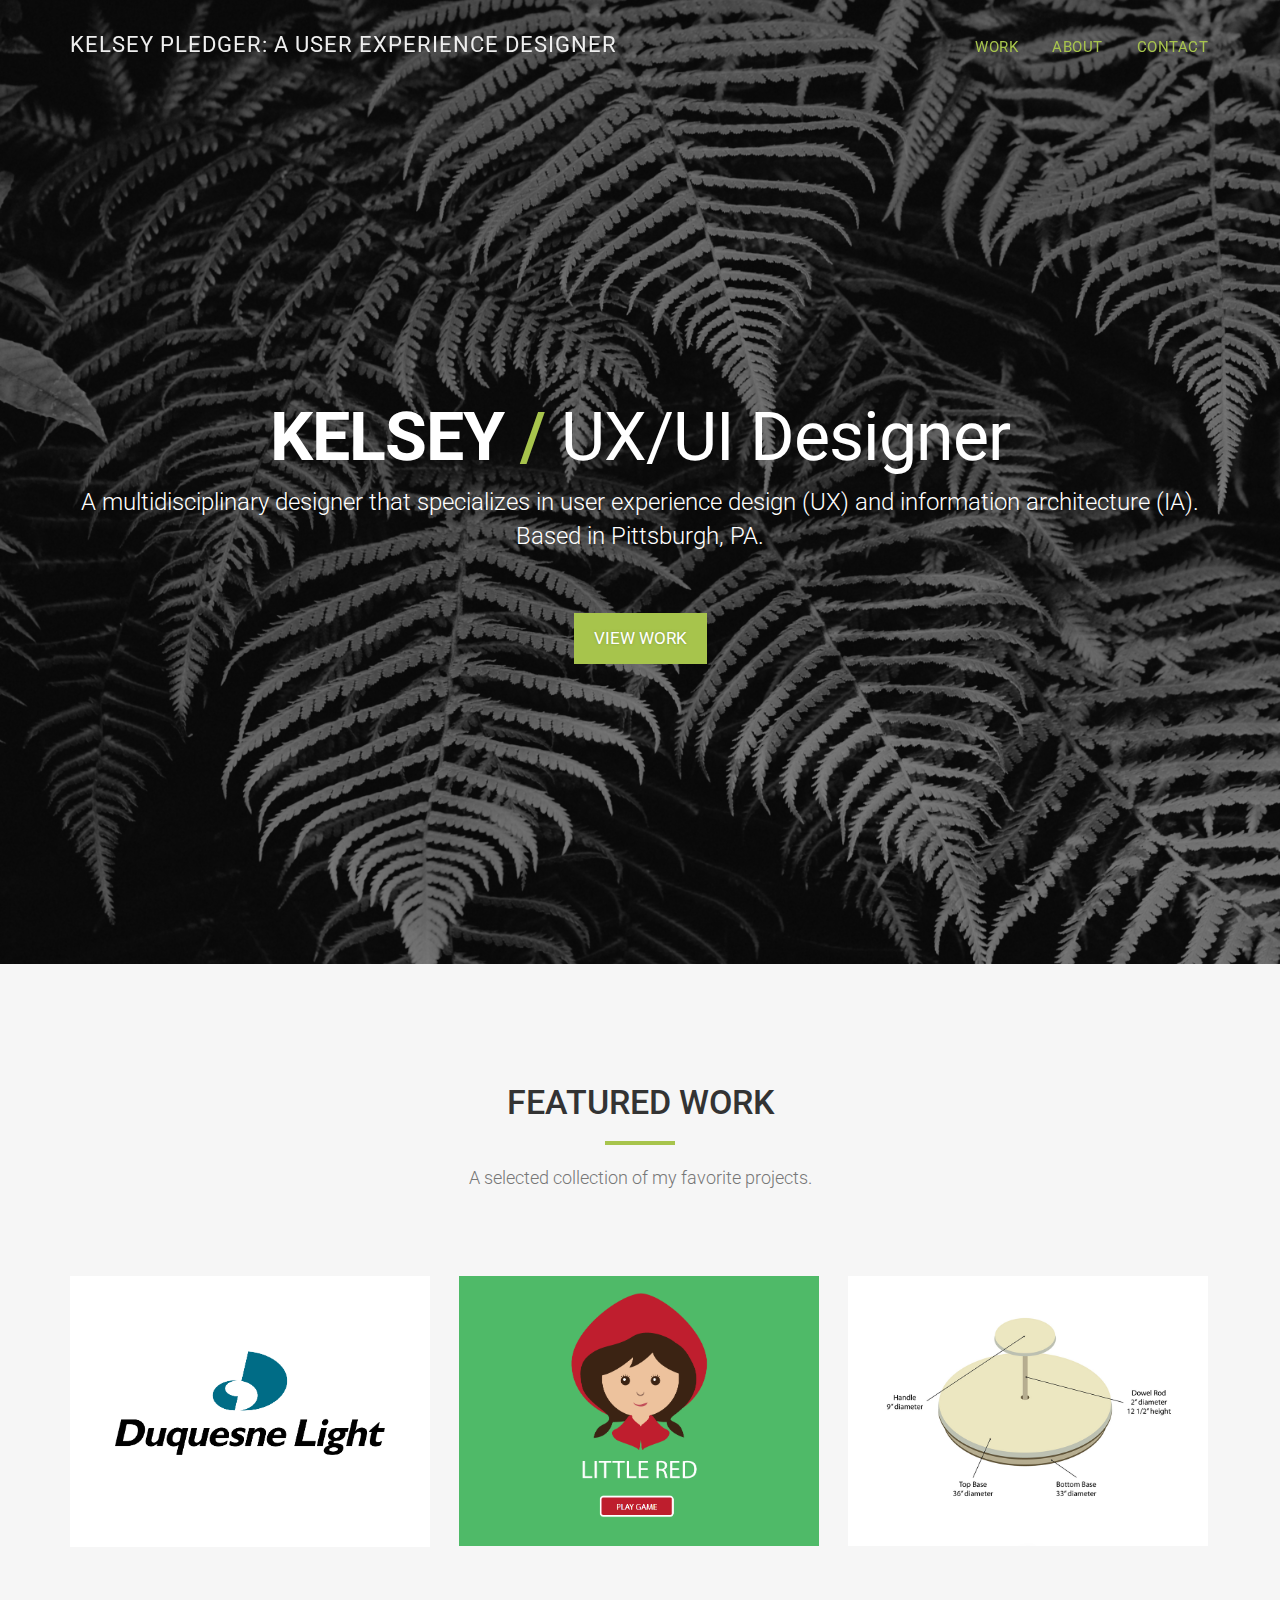
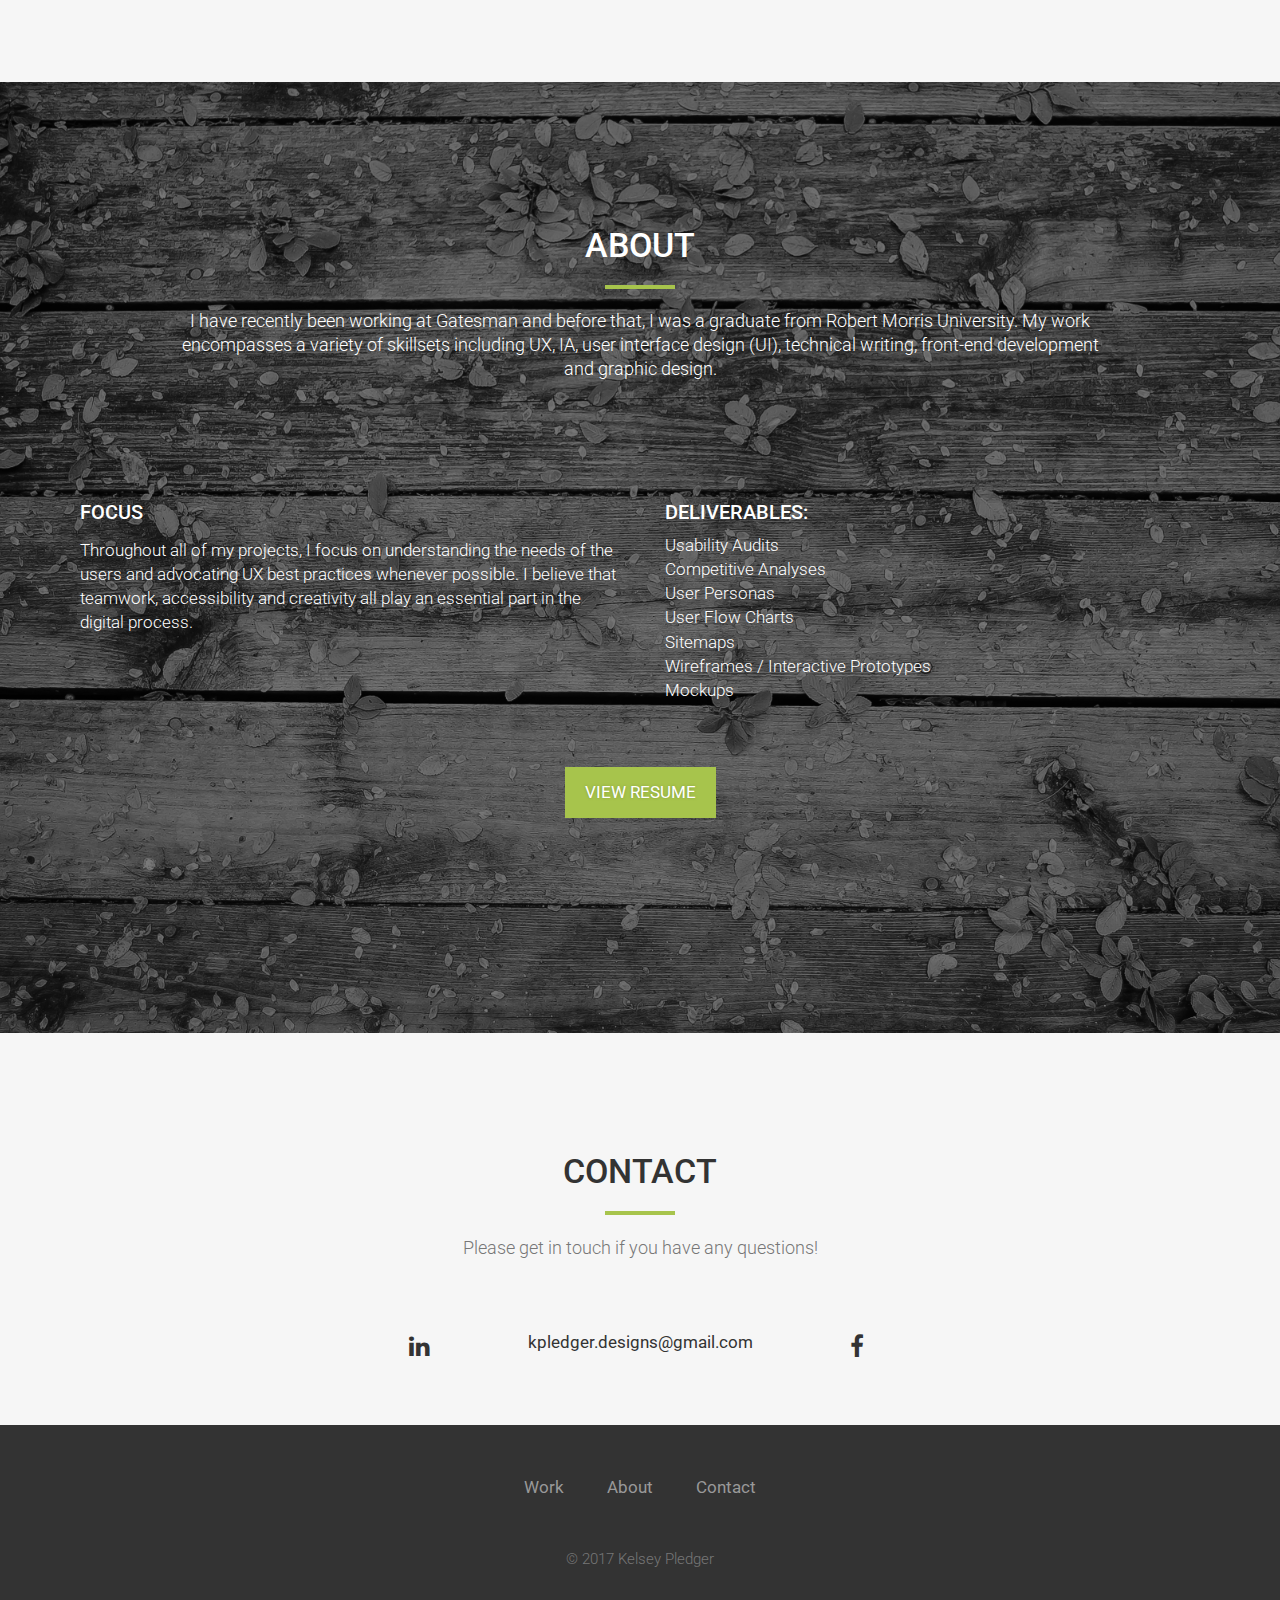
<file: index.html>
<!DOCTYPE html>
<html lang="en">
<head>
<meta charset="utf-8">
<meta name="viewport" content="width=device-width, initial-scale=1">
<title>Home</title>
<meta name="description" content="">
<meta name="author" content="">

<!-- Favicons
    ================================================== -->
<link rel="shortcut icon" href="img/favicon.ico" type="image/x-icon">
<link rel="apple-touch-icon" href="img/apple-touch-icon.png">
<link rel="apple-touch-icon" sizes="72x72" href="img/apple-touch-icon-72x72.png">
<link rel="apple-touch-icon" sizes="114x114" href="img/apple-touch-icon-114x114.png">

<!-- Bootstrap -->
<link rel="stylesheet" type="text/css"  href="css/bootstrap.css">
<link rel="stylesheet" type="text/css" href="fonts/font-awesome/css/font-awesome.css">

<!-- Stylesheet
    ================================================== -->
<link rel="stylesheet" type="text/css"  href="css/style.css">
<link rel="stylesheet" type="text/css" href="css/nivo-lightbox/nivo-lightbox.css">
<link rel="stylesheet" type="text/css" href="css/nivo-lightbox/default.css">
<link href="https://fonts.googleapis.com/css?family=Roboto:300,400,500,700,900" rel="stylesheet">

<!-- HTML5 shim and Respond.js for IE8 support of HTML5 elements and media queries -->
<!-- WARNING: Respond.js doesn't work if you view the page via file:// -->
<!--[if lt IE 9]>
      <script src="https://oss.maxcdn.com/html5shiv/3.7.2/html5shiv.min.js"></script>
      <script src="https://oss.maxcdn.com/respond/1.4.2/respond.min.js"></script>
    <![endif]-->
</head>
<body id="page-top" class="home" data-spy="scroll" data-target=".navbar-fixed-top">
<!-- Navigation
    ==========================================-->
<nav id="menu" class="navbar navbar-default navbar-fixed-top">
  <div class="container"> 
    <!-- Brand and toggle get grouped for better mobile display -->
    <div class="navbar-header">
      <button type="button" class="navbar-toggle collapsed" data-toggle="collapse" data-target="#bs-example-navbar-collapse-1"> <span class="sr-only">Toggle navigation</span> <span class="icon-bar"></span> <span class="icon-bar"></span> <span class="icon-bar"></span> </button>
      <a class="navbar-brand page-scroll" href="#page-top">KELSEY PLEDGER: A User Experience Designer</a> </div>
    
    <!-- Collect the nav links, forms, and other content for toggling -->
    <div class="collapse navbar-collapse" id="bs-example-navbar-collapse-1">
      <ul class="nav navbar-nav navbar-right">
        <li><a href="#portfolio" class="page-scroll">Work</a></li>
        <li><a href="#about" class="page-scroll">About</a></li>
        <li><a href="#contact" class="page-scroll">Contact</a></li>
      </ul>
    </div>
    <!-- /.navbar-collapse --> 
  </div>
</nav>

<!-- Header -->
<header id="header">
  <div class="intro">
    <div class="overlay">
      <div class="container">
        <div class="row">
          <div class="intro-text">
            <h1><strong>KELSEY</strong> <span>/</span> UX/UI Designer</h1>
            <p>A multidisciplinary designer that specializes in user experience design (UX) and information architecture (IA). Based in Pittsburgh, PA.</p>
            <a href="#portfolio" class="btn btn-custom btn-lg page-scroll">View Work</a> </div>
        </div>
      </div>
    </div>
  </div>
</header>

<!-- Portfolio Section -->
<div id="portfolio">
  <div class="container">
    <div class="section-title text-center center">
      <h2>Featured Work</h2>
      <hr>
      <p>A selected collection of my favorite projects.</p>
    </div>

    <div class="row">
      <div class="portfolio-items">

        <div class="col-sm-6 col-md-4 col-lg-4 commercial">
          <div class="portfolio-item">
            <div class="hover-bg"> <a href="case_study_dlc.html" title="DLC Website Redesign">
              <div class="hover-text">
                <h4>DLC Website Redesign</h4>
              </div>
              <img src="img/dlc-logo-01.png" class="img-responsive" alt="DLC Website Redesign"> </a> </div>
          </div>
        </div>

        <div class="col-sm-6 col-md-4 col-lg-4 commercial">
          <div class="portfolio-item">
            <div class="hover-bg"> <a href="case_study_littlered.html" title="Little Red Game" data-lightbox-gallery="gallery1">
              <div class="hover-text">
                <h4>Little Red Game</h4>
              </div>
              <img src="img/little-red-screen1.png" class="img-responsive" alt="Little Red Game"> </a> </div>
          </div>
        </div>

        <div class="col-sm-6 col-md-4 col-lg-4 commercial">
          <div class="portfolio-item">
            <div class="hover-bg"> <a href="case_study_controller.html" title="Meaningful Controller (Sit’n Spin)" data-lightbox-gallery="gallery1">
              <div class="hover-text">
                <h4>Meaningful Controller (Sit’n Spin)</h4>
              </div>
              <img src="img/controller_measurments_thumbnail.png" class="img-responsive" alt="Meaningful Controller (Sit’n Spin)"> </a> </div>
          </div>
        </div>

      </div>
    </div>
  </div>
</div>

<!-- About Section -->
<div id="about">
  <div class="overlay">
    <div class="container">
      <div class="col-md-10 col-md-offset-1 section-title text-center">
        <h2>About</h2>
        <hr>
        <p>I have recently been working at Gatesman and before that, I was a graduate from Robert Morris University. My work encompasses a variety of skillsets including UX, IA, user interface design (UI), technical writing, front-end development and graphic design.</p>
      </div>
      <div class="row">
        <!--div class="col-xs-12 col-md-6 text-center"> <img src="img/about.jpg" class="img-responsive" alt=""> </div-->
        <div class="col-xs-12 col-md-6">
          <div class="about-text">
            <h3>Focus</h3>
            <p>Throughout all of my projects, I focus on understanding the needs of the users and advocating UX best practices whenever possible. I believe that teamwork, accessibility and creativity all play an essential part in the digital process.</p>
          </div>
        </div>
        <div class="col-xs-12 col-md-6">
          <div class="about-text">
            <h3>Deliverables:</h3>
              <ul>
                <li>Usability Audits</li>
                <li>Competitive Analyses</li>
                <li>User Personas</li>
                <li>User Flow Charts</li>
                <li>Sitemaps</li>
                <li>Wireframes / Interactive Prototypes</li>
                <li>Mockups</li>
              </ul>
          </div>
        </div>
      </div>
      <div class="section-title text-center center drop">
        <a target="_blank" href="kpledger-resume.pdf"><button type="submit" class="btn btn-custom btn-lg">View Resume</button></a>
      </div>
    </div>
  </div>
</div>

<!-- Contact Section -->
<div id="contact">
  <div class="container">
    <div class="section-title text-center">
      <h2>Contact</h2>
      <hr>
      <p>Please get in touch if you have any questions!</p>
    </div>
    <div class="row">
      <div class="col-xs-12 col-sm-4 service social right">
        <a target="_blank" href="https://www.linkedin.com/in/kelsey-pledger-560422a5"><i class="fa fa-linkedin"></i></a>
      </div>
      <div class="col-xs-12 col-sm-4 service center"> 
        <p><a href="mailto:kpledger.designs@gmail.com" target="_top">kpledger.designs@gmail.com</a></p>
      </div>
      <div class="col-xs-12 col-sm-4 service social left">
        <a target="_blank" href="https://www.facebook.com/public/Kelsey-Pledger"><i class="fa fa-facebook"></i></a>
      </div>
    </div>

  </div>
</div>

<div id="footer">
  <div class="container text-center">
    <div class="social">
      <ul>
        <li><a href="#portfolio">Work</a></li>
        <li><a href="#about">About</a></li>
        <li><a href="#contact">Contact</a></li>
      </ul>
    </div>
    <div>
      <p>&copy; 2017 Kelsey Pledger</p>
    </div>
  </div>
</div>

<script type="text/javascript" src="js/jquery.1.11.1.js"></script> 
<script type="text/javascript" src="js/bootstrap.js"></script> 
<script type="text/javascript" src="js/SmoothScroll.js"></script> 
<script type="text/javascript" src="js/nivo-lightbox.js"></script> 
<script type="text/javascript" src="js/jquery.isotope.js"></script> 
<script type="text/javascript" src="js/jqBootstrapValidation.js"></script> 
<script type="text/javascript" src="js/contact_me.js"></script> 
<script type="text/javascript" src="js/main.js"></script>
</body>
</html>
</file>
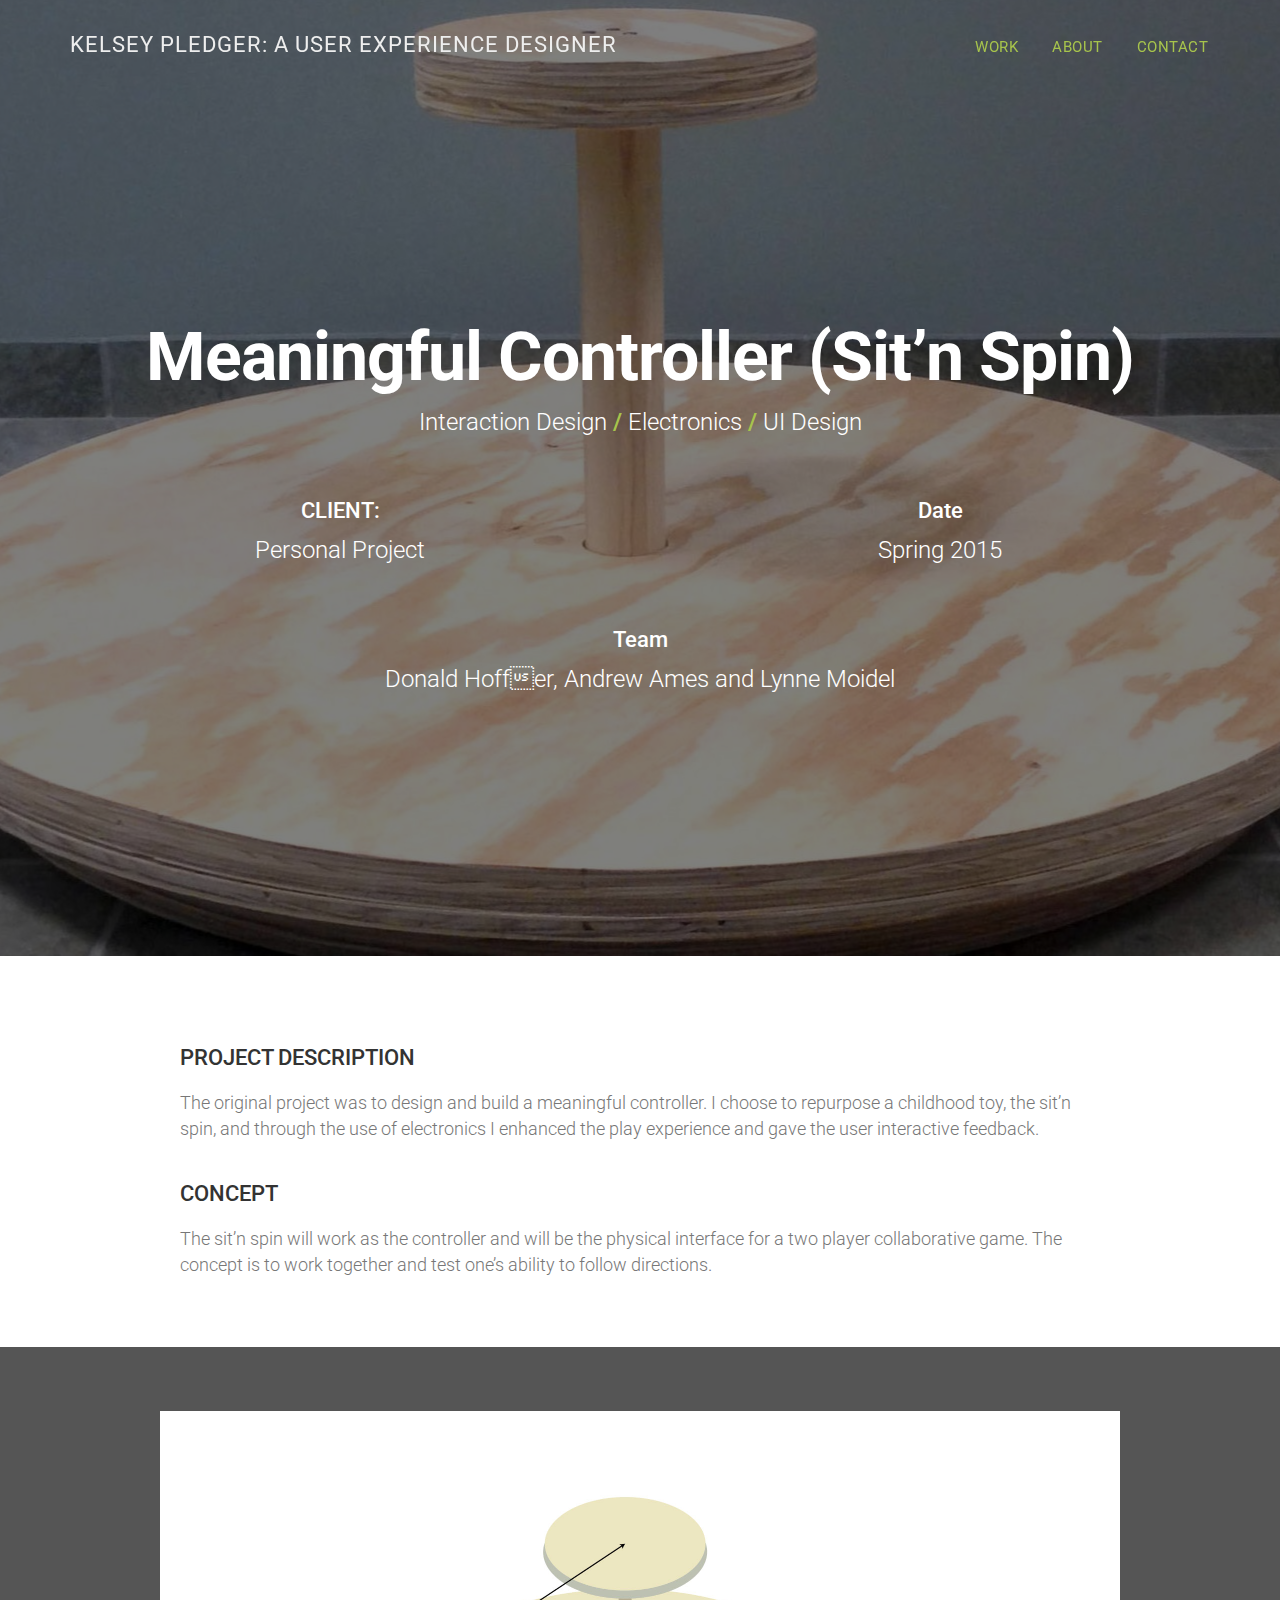
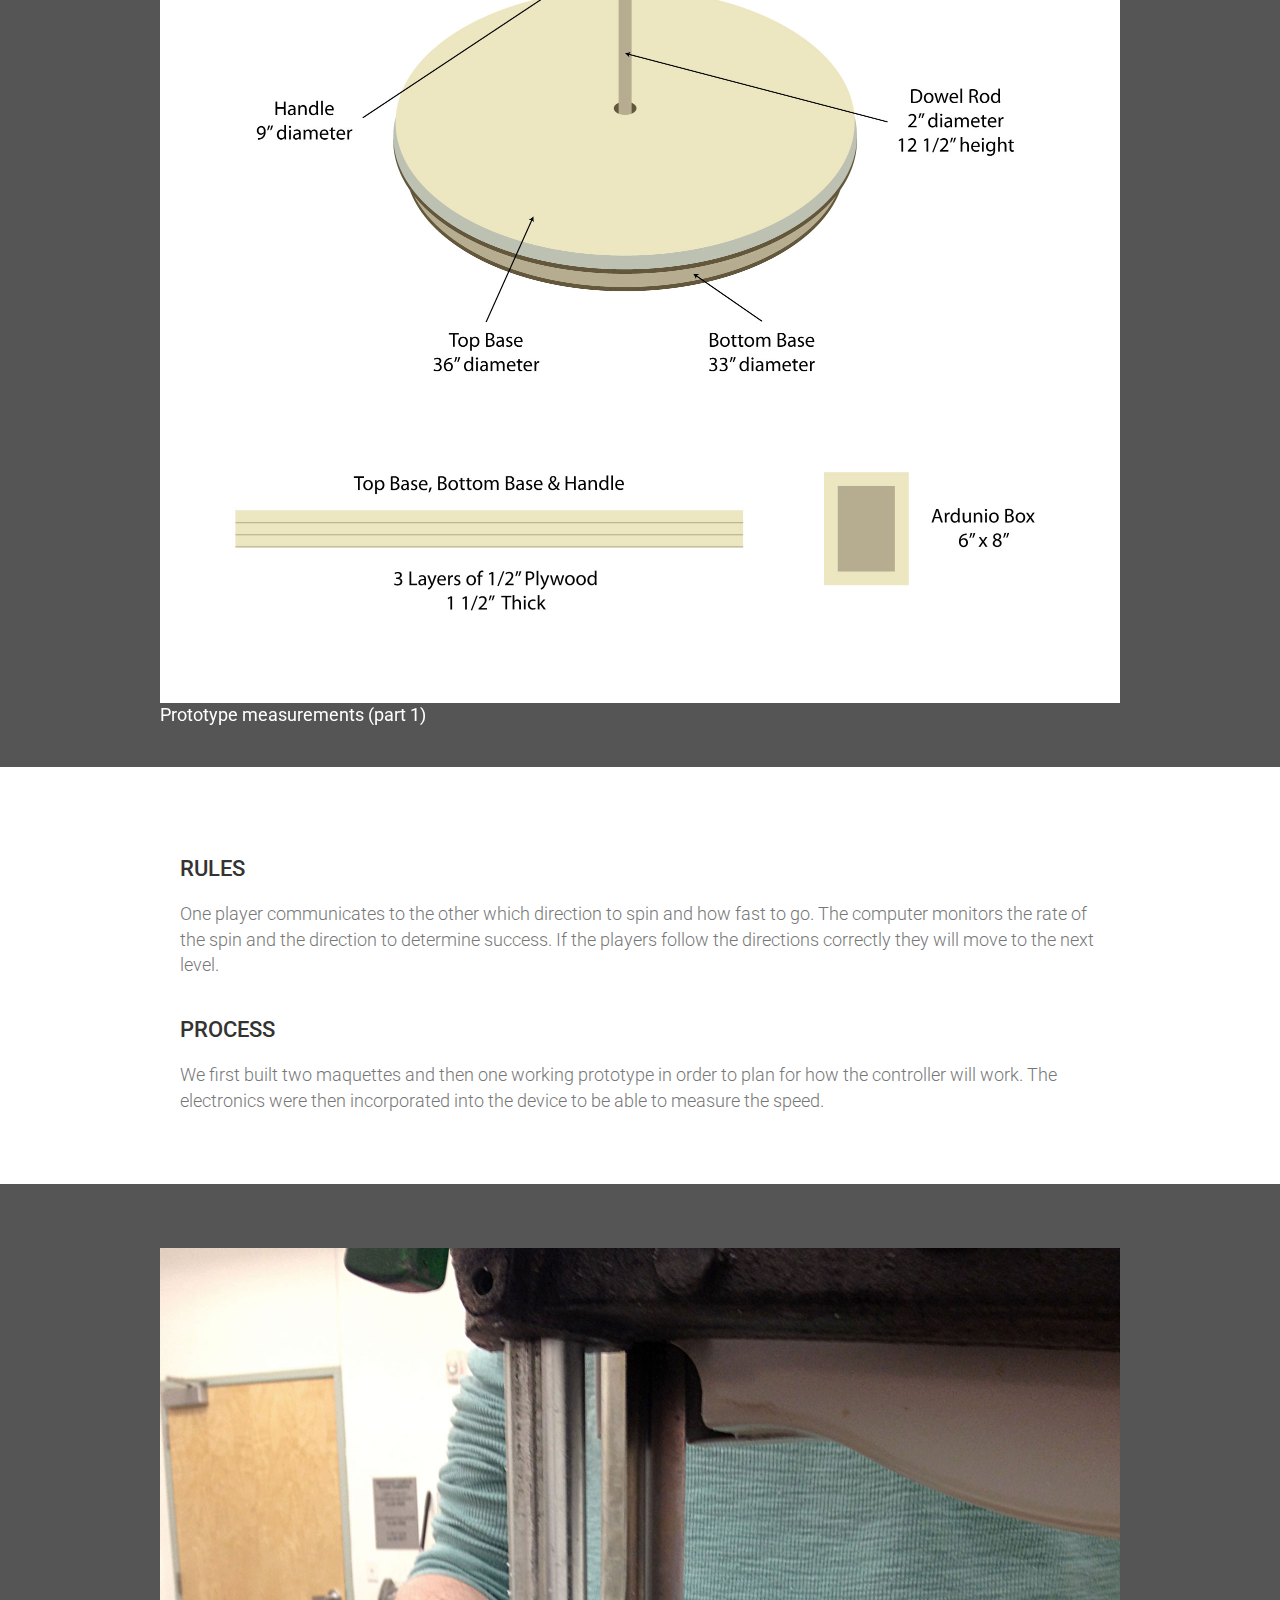
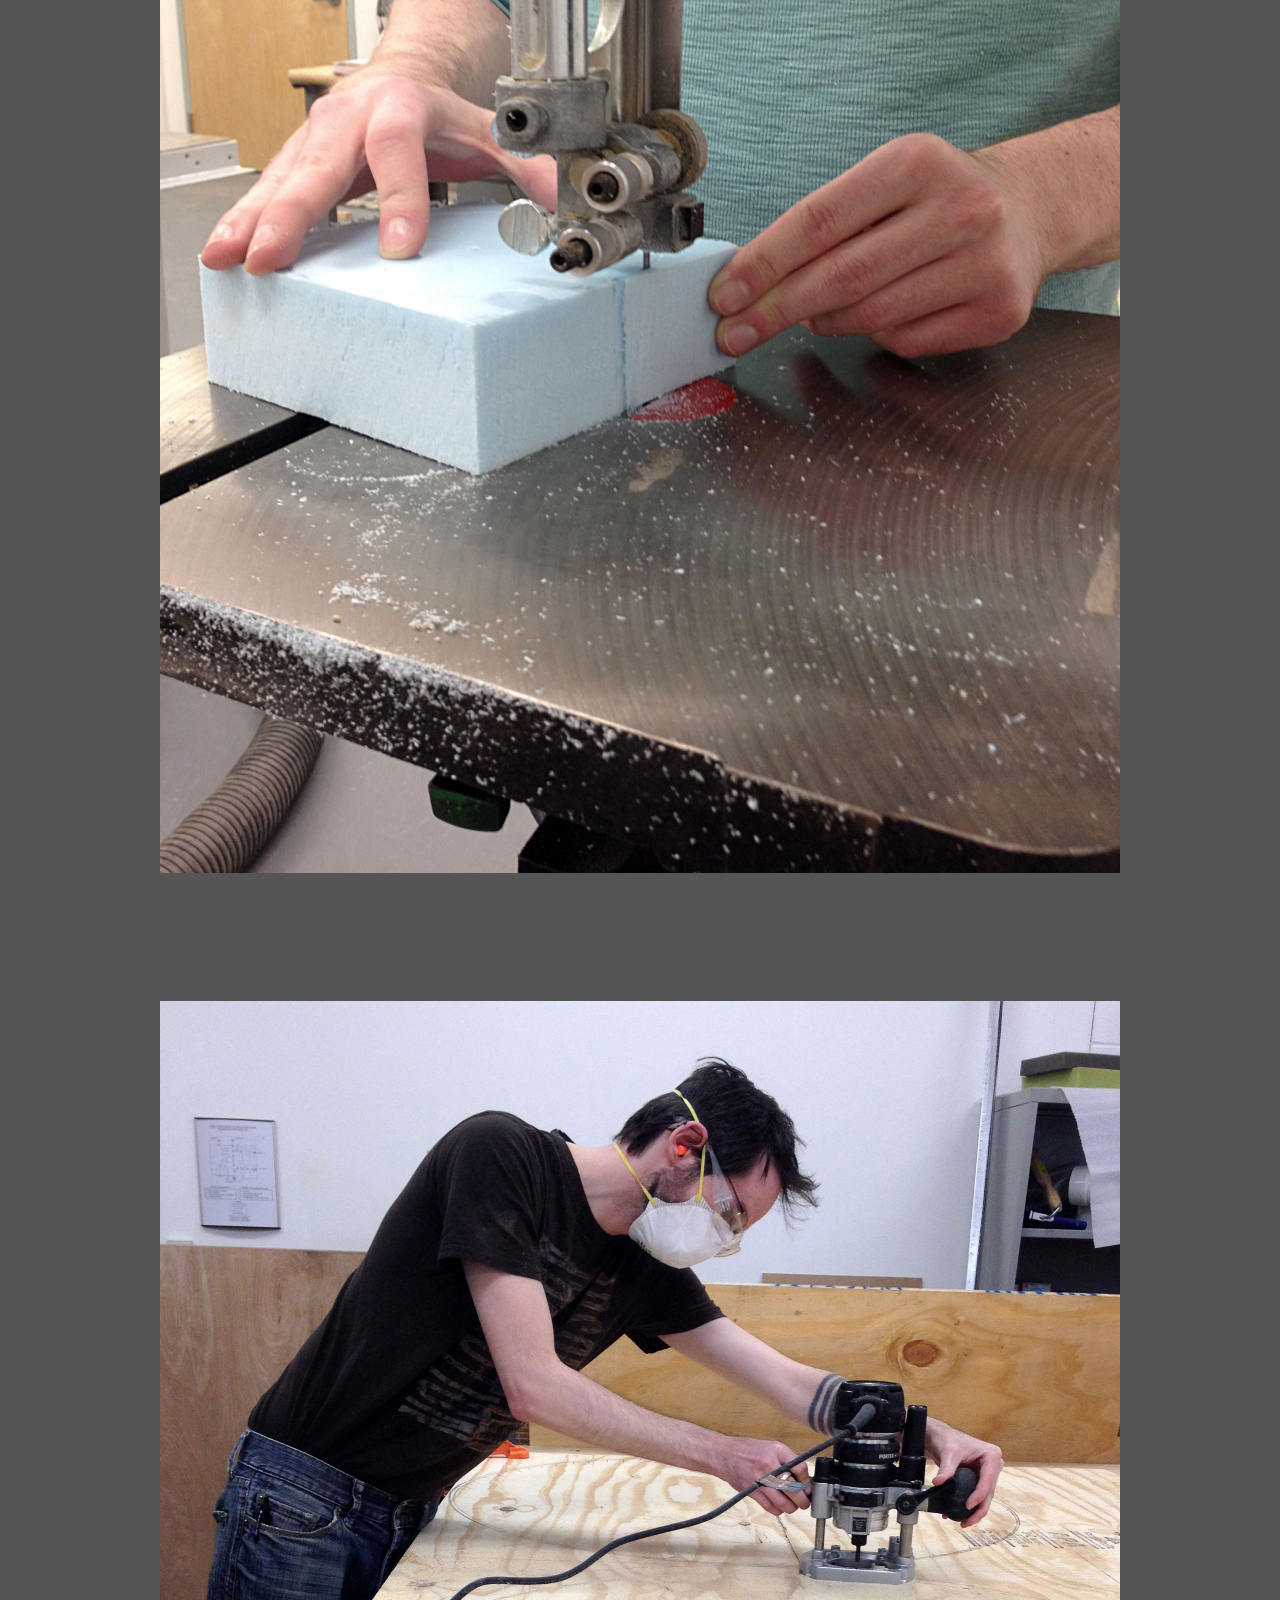
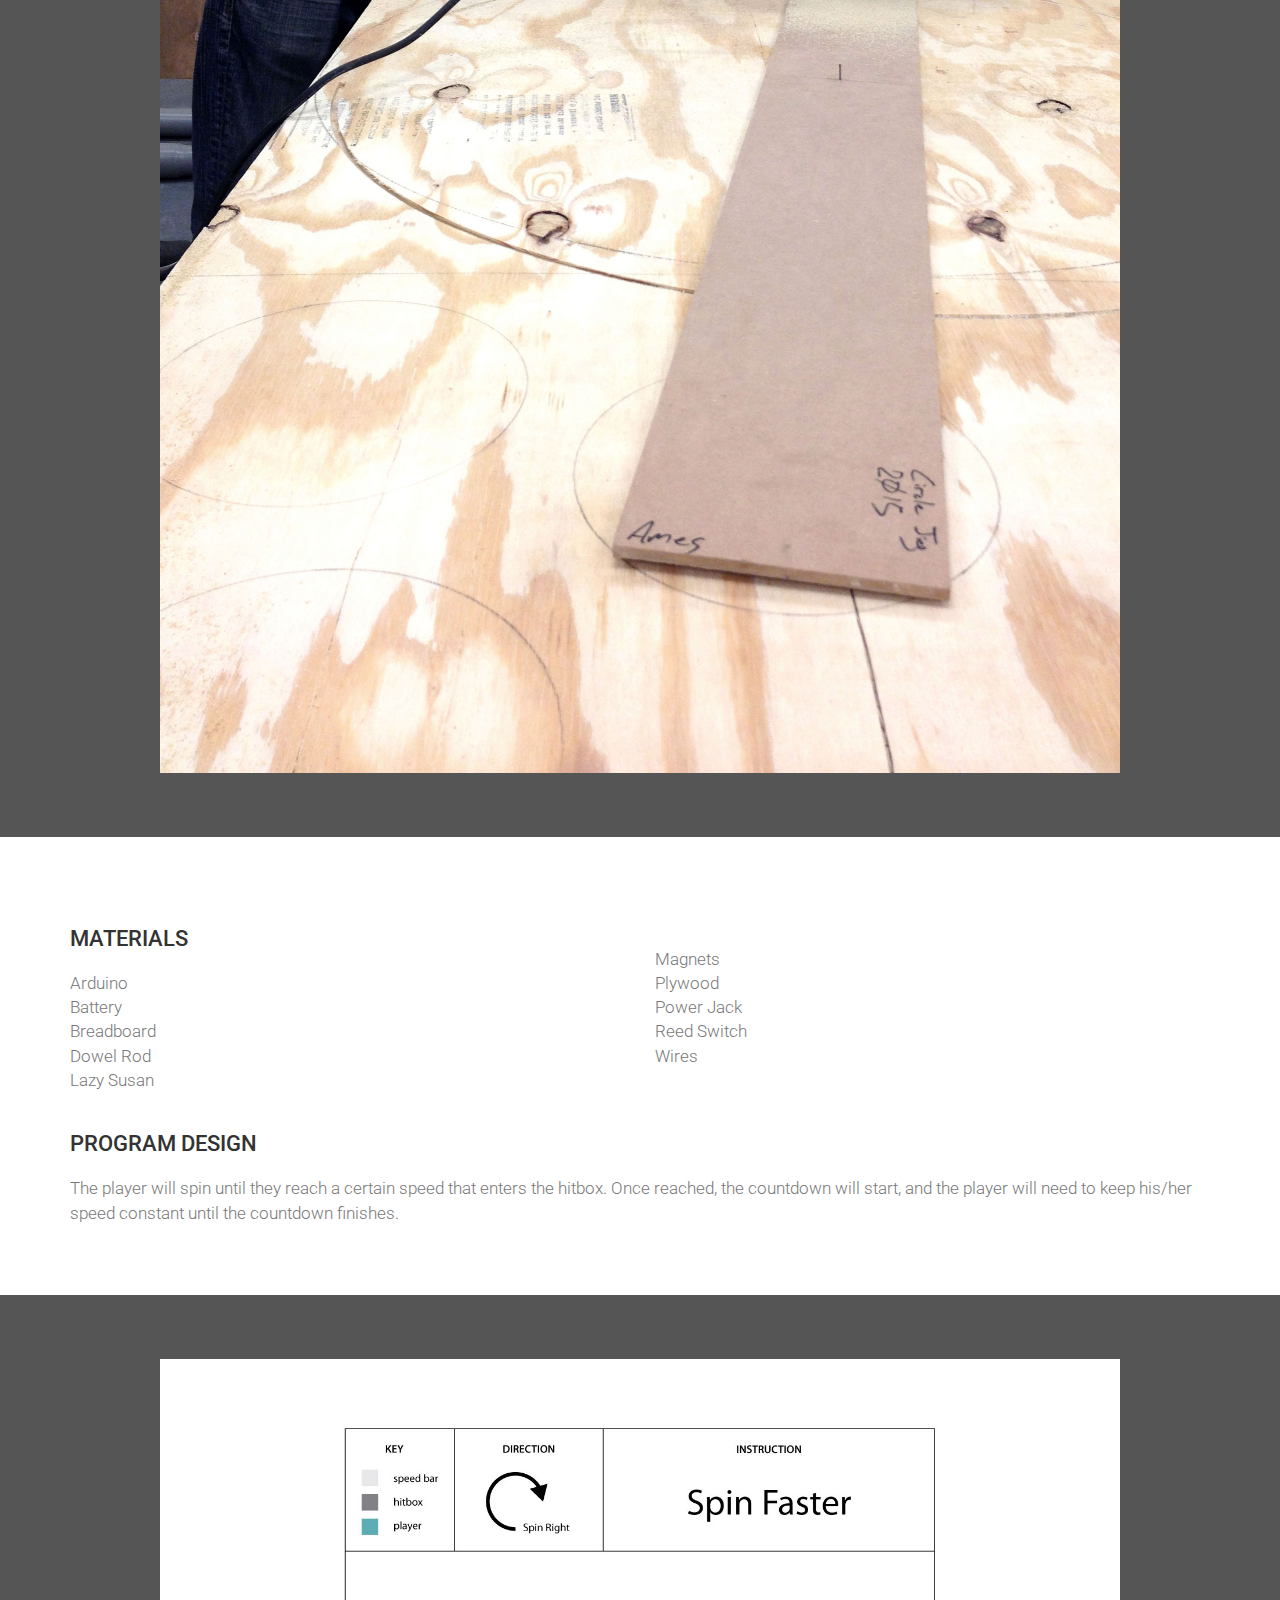
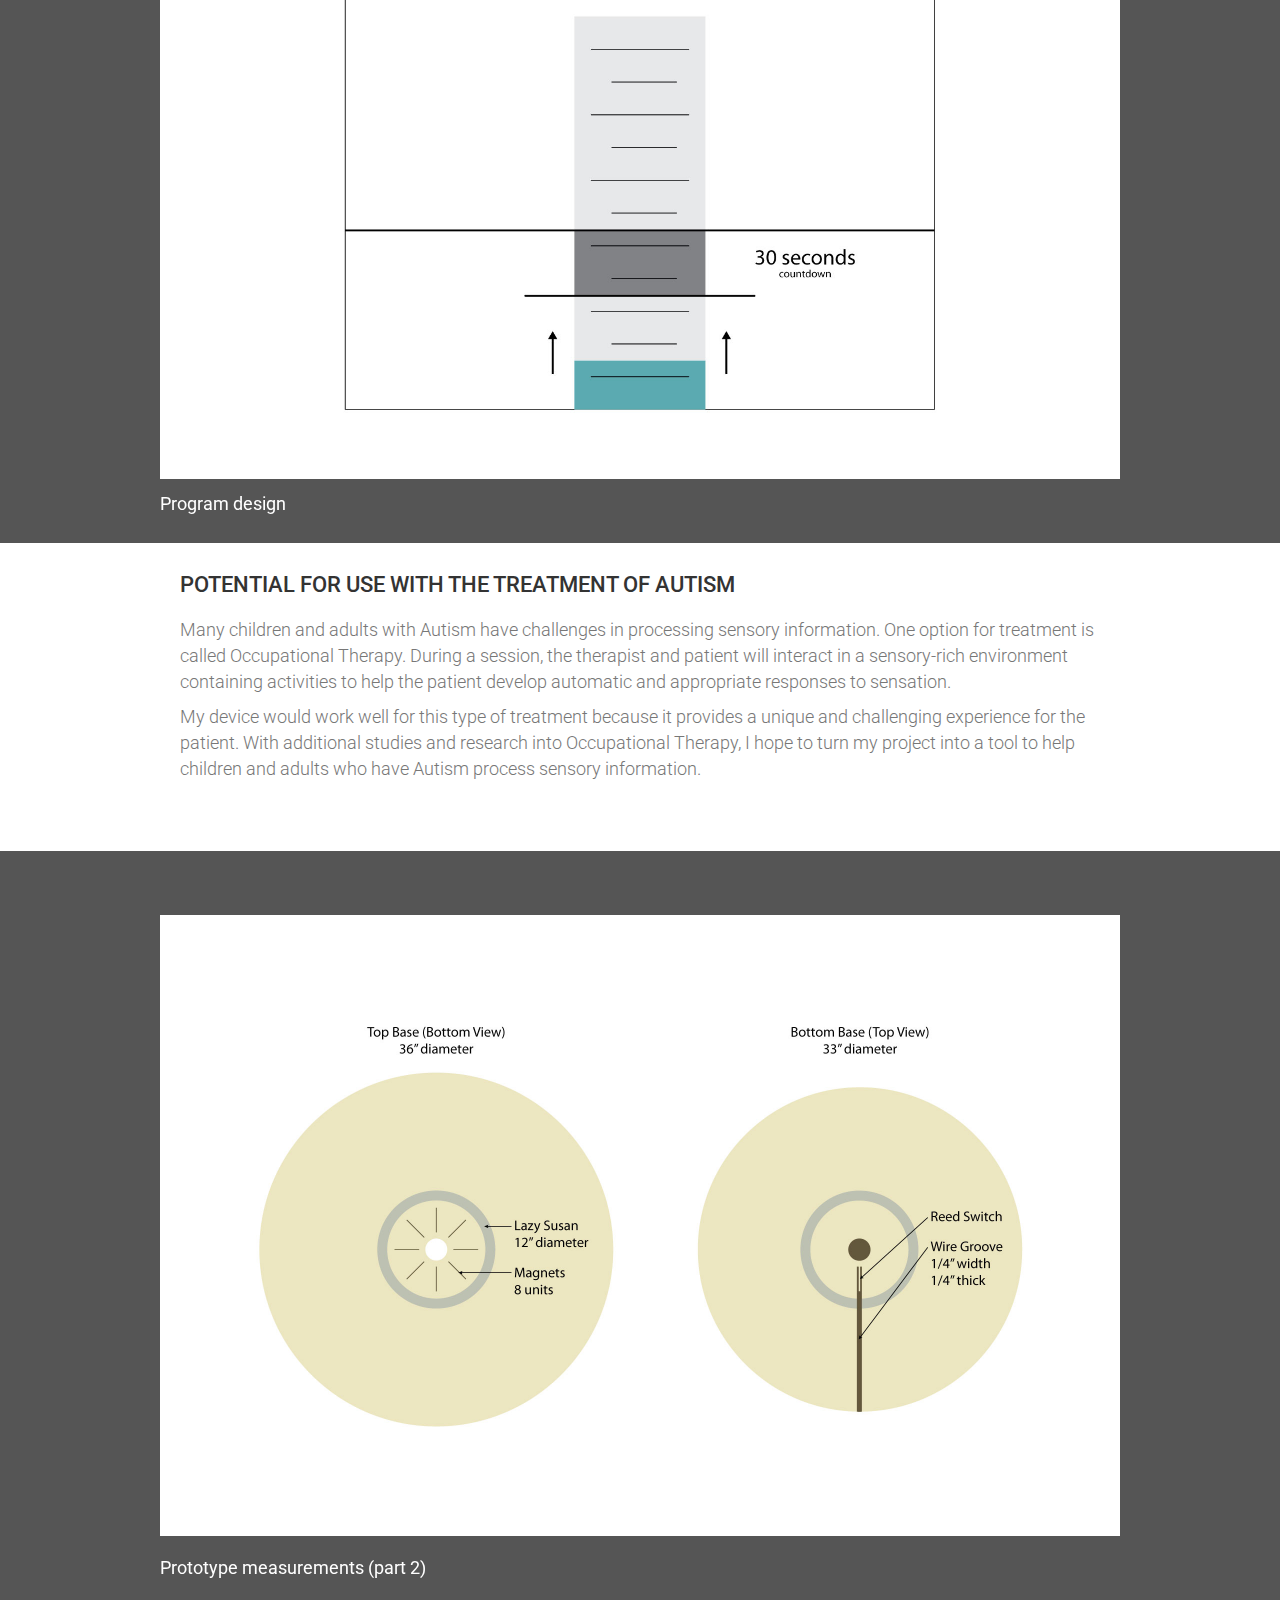
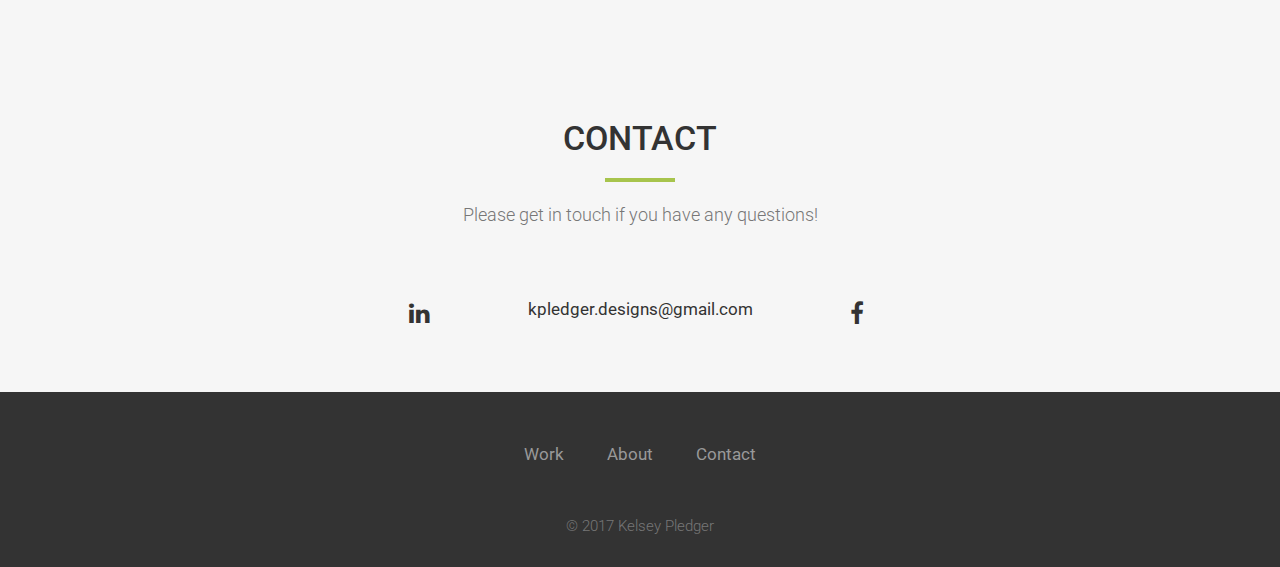
<file: case_study_controller.html>
<!DOCTYPE html>
<html lang="en">
<head>
<meta charset="utf-8">
<meta name="viewport" content="width=device-width, initial-scale=1">
<title>Controller - Case Study</title>
<meta name="description" content="">
<meta name="author" content="">

<!-- Favicons
    ================================================== -->
<link rel="shortcut icon" href="img/favicon.ico" type="image/x-icon">
<link rel="apple-touch-icon" href="img/apple-touch-icon.png">
<link rel="apple-touch-icon" sizes="72x72" href="img/apple-touch-icon-72x72.png">
<link rel="apple-touch-icon" sizes="114x114" href="img/apple-touch-icon-114x114.png">

<!-- Bootstrap -->
<link rel="stylesheet" type="text/css"  href="css/bootstrap.css">
<link rel="stylesheet" type="text/css" href="fonts/font-awesome/css/font-awesome.css">

<!-- Stylesheet
    ================================================== -->
<link rel="stylesheet" type="text/css"  href="css/style.css">
<link rel="stylesheet" type="text/css" href="css/nivo-lightbox/nivo-lightbox.css">
<link rel="stylesheet" type="text/css" href="css/nivo-lightbox/default.css">
<link href="https://fonts.googleapis.com/css?family=Roboto:300,400,500,700,900" rel="stylesheet">

<!-- HTML5 shim and Respond.js for IE8 support of HTML5 elements and media queries -->
<!-- WARNING: Respond.js doesn't work if you view the page via file:// -->
<!--[if lt IE 9]>
      <script src="https://oss.maxcdn.com/html5shiv/3.7.2/html5shiv.min.js"></script>
      <script src="https://oss.maxcdn.com/respond/1.4.2/respond.min.js"></script>
    <![endif]-->
</head>
<body id="page-top" class="case_study controller" data-spy="scroll" data-target=".navbar-fixed-top">
<!-- Navigation
    ==========================================-->
<nav id="menu" class="navbar navbar-default navbar-fixed-top">
  <div class="container"> 
    <!-- Brand and toggle get grouped for better mobile display -->
    <div class="navbar-header">
      <button type="button" class="navbar-toggle collapsed" data-toggle="collapse" data-target="#bs-example-navbar-collapse-1"> <span class="sr-only">Toggle navigation</span> <span class="icon-bar"></span> <span class="icon-bar"></span> <span class="icon-bar"></span> </button>
      <a class="navbar-brand page-scroll" href="#page-top">KELSEY PLEDGER: A User Experience Designer</a> </div>
    
    <!-- Collect the nav links, forms, and other content for toggling -->
    <div class="collapse navbar-collapse" id="bs-example-navbar-collapse-1">
      <ul class="nav navbar-nav navbar-right">
        <li><a href="index.html#portfolio" class="page-scroll">Work</a></li>
        <li><a href="index.html#about" class="page-scroll">About</a></li>
        <li><a href="#contact" class="page-scroll">Contact</a></li>
      </ul>
    </div>
    <!-- /.navbar-collapse --> 
  </div>
</nav>
<!-- Header -->
<header id="header">
  <div class="intro">
    <div class="overlay">
      <div class="container">
        <div class="row">
          <div class="intro-text">
            <h1><strong>Meaningful Controller (Sit’n Spin)</strong> </h1>
            <p>Interaction Design <span>/</span> Electronics <span>/</span> UI Design</p>
                <div class="row">
                  <div class="col-xs-12 col-md-6"> 
                    <div class="about-text">
                      <h3>CLIENT:</h3>
                      <p>Personal Project</p>
                    </div>
                  </div>
                  <div class="col-xs-12 col-md-6">
                    <div class="about-text">
                      <h3>Date</h3>
                      <p>Spring 2015</p>
                    </div>
                  </div>
                </div>
                <div class="row">
                  <div class="col-md-10 col-md-offset-1"> 
                    <div class="about-text">
                      <h3>Team</h3>
                      <p>Donald Hoffer, Andrew Ames and Lynne Moidel</p>
                    </div>
                  </div>
                </div>
        </div>
      </div>
    </div>
  </div>
</header>


<!-- Services Section -->
<div class="cs_txt top">
  <div class="container">
    <div class="col-md-10 col-md-offset-1 section-title">
      <h3>Project Description</h3>
      <p>The original project was to design and build a meaningful controller. I choose to repurpose a childhood toy, the sit’n spin, and through the use of electronics I enhanced the play experience and gave the user interactive feedback.</p>
    </div>
  </div>
</div>

<!-- Services Section -->
<div class="cs_txt bot">
  <div class="container">
    <div class="col-md-10 col-md-offset-1 section-title">
      <h3>Concept</h3>
      <p>The sit’n spin will work as the controller and will be the physical interface for a two player collaborative game. The concept is to work together and test one’s ability to follow directions.</p>
    </div>
  </div>
</div>

<!-- About Section -->
<div  class="cs_img">
  <div class="container hover-bg">
    
      <div class="hover-text">
        <h4>Prototype measurements (part 1)</h4>
      </div>
      <img src="img/controller_measurments.png" class="img-responsive" alt="Project Title">
    
  </div>
</div>


<!-- Services Section -->
<div class="cs_txt top">
  <div class="container">
    <div class="col-md-10 col-md-offset-1 section-title">
      <h3>Rules</h3>
      <p>One player communicates to the other which direction to spin and how fast to go. The computer monitors the rate of the spin and the direction to determine success. If the players follow the directions correctly they will move to the next level.</p>
    </div>
  </div>
</div>

<!-- Services Section -->
<div class="cs_txt bot">
  <div class="container">
    <div class="col-md-10 col-md-offset-1 section-title">
      <h3>Process</h3>
      <p>We first built two maquettes and then one working prototype in order to plan for how the controller will work. The electronics were then incorporated into the device to be able to measure the speed.</p>
    </div>
  </div>
</div>

<!-- About Section -->
<div  class="cs_img">
  <div class="container hover-bg">
    
      <div class="hover-text">
        <h4></h4>
      </div>
      <img src="img/controller_don_foam.jpg" class="img-responsive" alt="Project Title">
    
  </div>
</div>

<!-- About Section -->
<div  class="cs_img">
  <div class="container hover-bg">
    
      <div class="hover-text">
        <h4></h4>
      </div>
      <img src="img/controller_ames_wood.jpg" class="img-responsive" alt="Project Title">
    
  </div>
</div>

<!-- Services Section -->
<div class="cs_txt top">
  <div class="container">
      <div class="row">
        <div class="col-xs-12 col-md-6">
          <div class="about-text">
            <h3>Materials</h3>
            <ul>
              <li>Arduino</li>
              <li>Battery</li>
              <li>Breadboard</li>
              <li>Dowel Rod</li>
              <li>Lazy Susan</li>
            </ul>
          </div>
        </div>
        <div class="col-xs-12 col-md-6">
          <div class="about-text">
            <h3></h3>
              <ul>
                <li>Magnets</li>
                <li>Plywood</li>
                <li>Power Jack</li>
                <li>Reed Switch</li>
                <li>Wires</li>
              </ul>
          </div>
        </div>
      </div>
  </div>
</div>

<!-- Services Section -->
<div class="cs_txt bot">
  <div class="container">
      <div class="row">
    <div class="col-xs-12 ">
      <h3>Program Design</h3>
      <p>The player will spin until they reach a certain speed that enters the hitbox. Once reached, the countdown will start, and the player will need to keep his/her speed constant until the countdown finishes.</p>
    </div>
      </div>
  </div>
</div>

<!-- About Section -->
<div  class="cs_img">
  <div class="container hover-bg">
    
      <div class="hover-text">
        <h4>Program design</h4>
      </div>
      <img src="img/controller_program.png" class="img-responsive" alt="Project Title">
    
  </div>
</div>

<!-- Services Section -->
<div class="cs_txt bot">
  <div class="container">
    <div class="col-md-10 col-md-offset-1 section-title">
      <h3>Potential for Use with the Treatment of Autism</h3>
      <p>Many children and adults with Autism have challenges in processing sensory information. One option for treatment is called Occupational Therapy. During a session, the therapist and patient will interact in a sensory-rich environment containing activities to help the patient develop automatic and appropriate responses to sensation.</p>
      <p>My device would work well for this type of treatment because it provides a unique and challenging experience for the patient. With additional studies and research into Occupational Therapy, I hope to turn my project into a tool to help children and adults who have Autism process sensory information.</p>
    </div>
  </div>
</div>

<!-- About Section -->
<div  class="cs_img">
  <div class="container hover-bg">
    
      <div class="hover-text">
        <h4>Prototype measurements (part 2)</h4>
      </div>
      <img src="img/controller_electronics.png" class="img-responsive" alt="Project Title">
    
  </div>
</div>




<!-- Contact Section -->
<div id="contact">
  <div class="container">
    <div class="section-title text-center">
      <h2>Contact</h2>
      <hr>
      <p>Please get in touch if you have any questions!</p>
    </div>
    <div class="row">
      <div class="col-xs-12 col-sm-4 service social right">
        <a target="_blank" href="https://www.linkedin.com/in/kelsey-pledger-560422a5"><i class="fa fa-linkedin"></i></a>
      </div>
      <div class="col-xs-12 col-sm-4 service center"> 
        <p><a href="mailto:kpledger.designs@gmail.com" target="_top">kpledger.designs@gmail.com</a></p>
      </div>
      <div class="col-xs-12 col-sm-4 service social left">
        <a target="_blank" href="https://www.facebook.com/public/Kelsey-Pledger"><i class="fa fa-facebook"></i></a>
      </div>
    </div>

  </div>
</div>

<div id="footer">
  <div class="container text-center">
    <div class="social">
      <ul>
        <li><a href="#portfolio">Work</a></li>
        <li><a href="#about">About</a></li>
        <li><a href="#contact">Contact</a></li>
      </ul>
    </div>
    <div>
      <p>&copy; 2017 Kelsey Pledger</p>
    </div>
  </div>
</div>


<script type="text/javascript" src="js/jquery.1.11.1.js"></script> 
<script type="text/javascript" src="js/bootstrap.js"></script> 
<script type="text/javascript" src="js/SmoothScroll.js"></script> 
<script type="text/javascript" src="js/nivo-lightbox.js"></script> 
<script type="text/javascript" src="js/jquery.isotope.js"></script> 
<script type="text/javascript" src="js/jqBootstrapValidation.js"></script> 
<script type="text/javascript" src="js/contact_me.js"></script> 
<script type="text/javascript" src="js/main.js"></script>
</body>
</html>
</file>
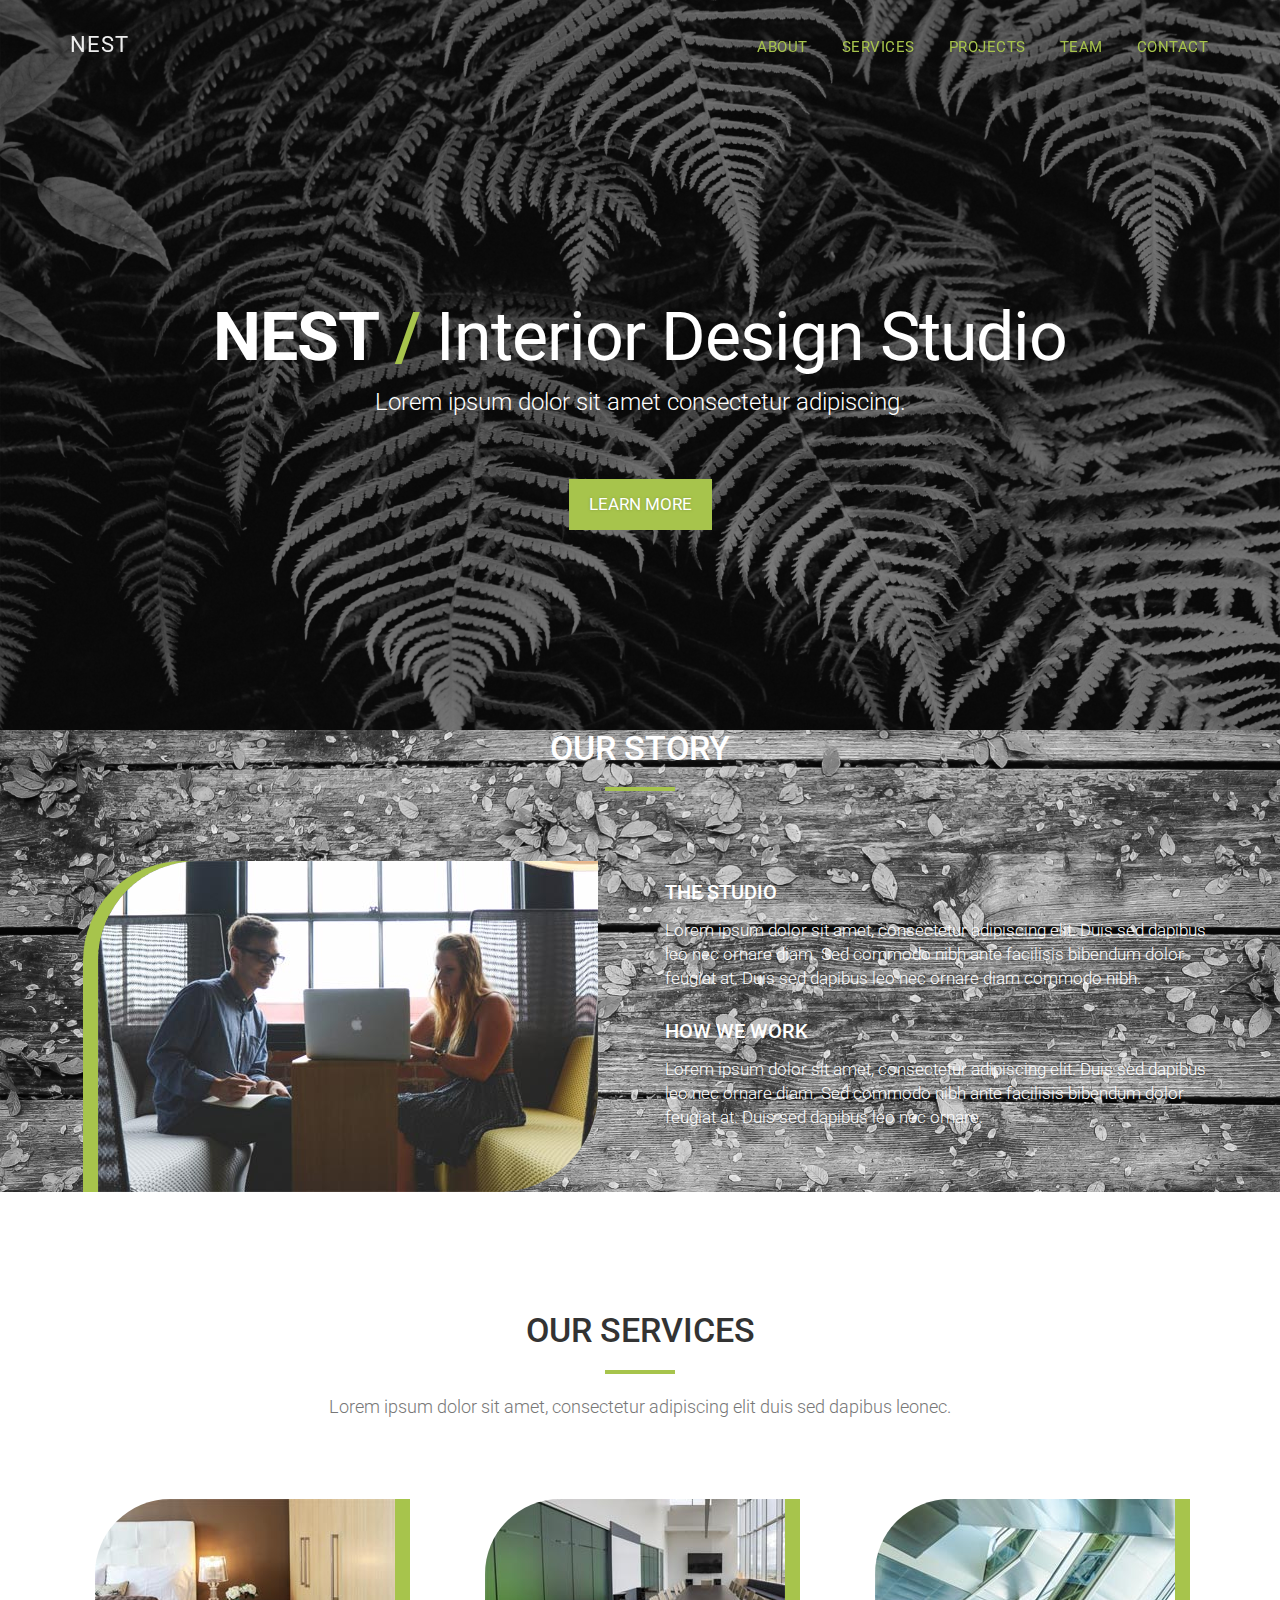
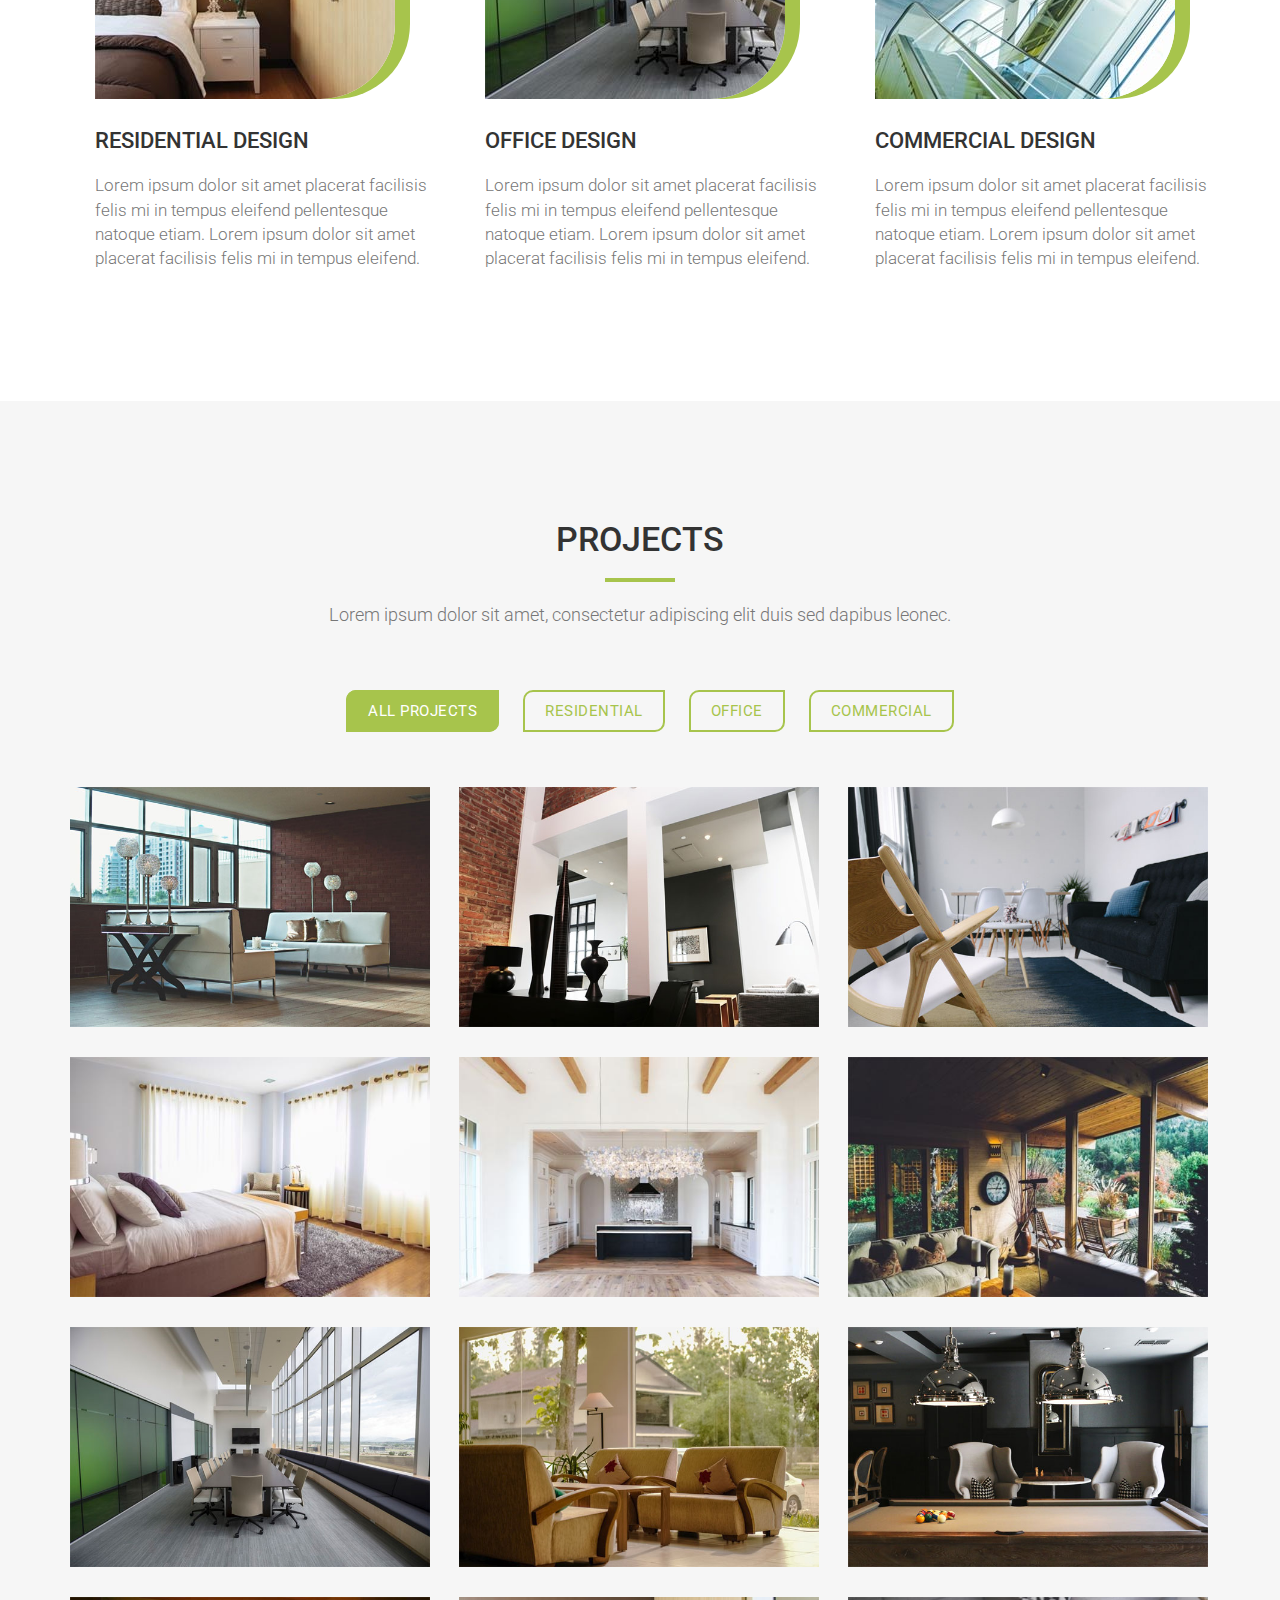
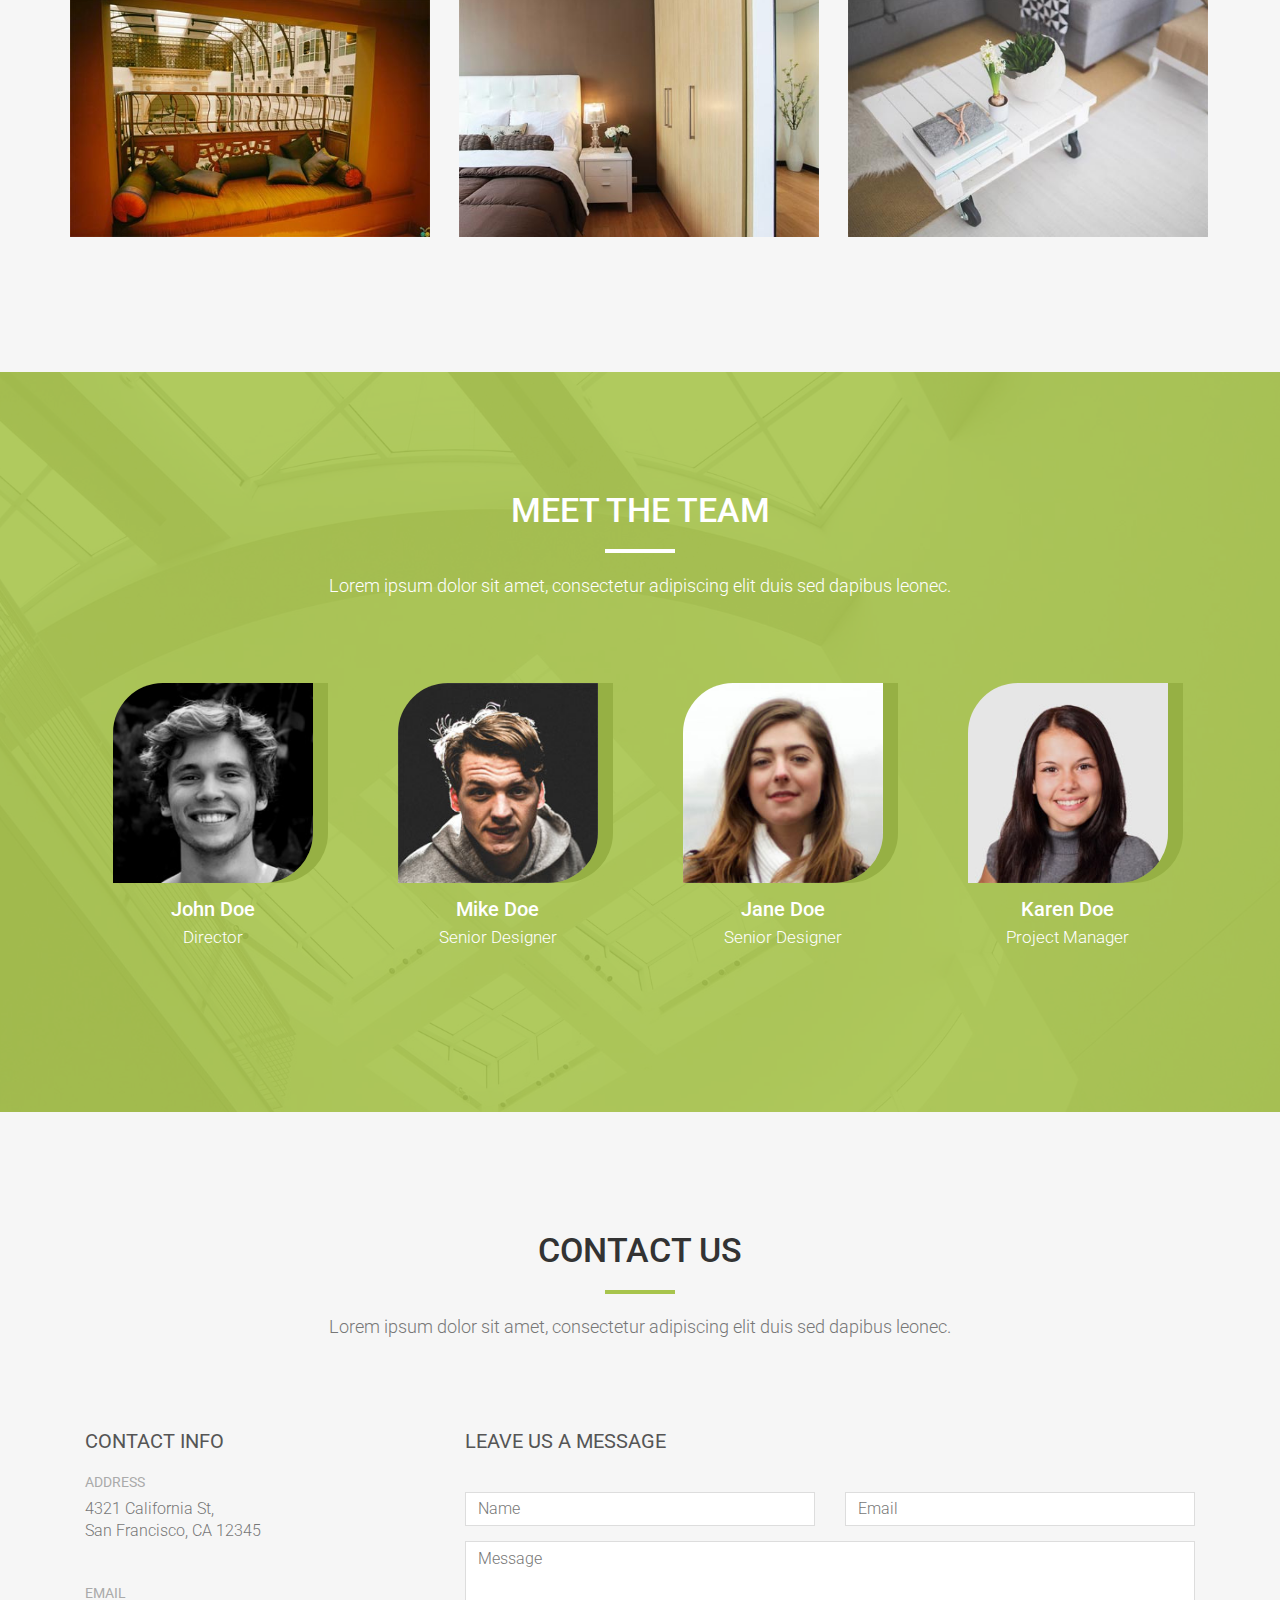
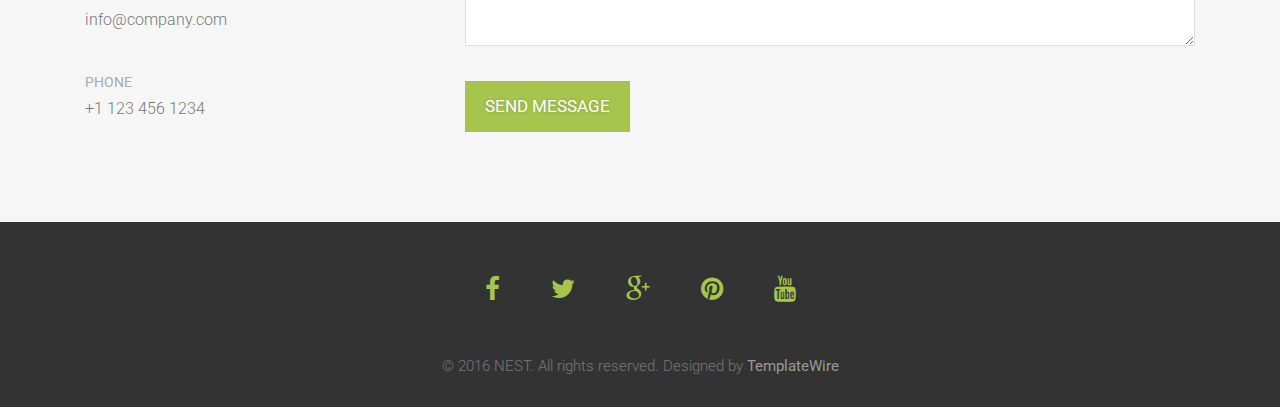
<file: index_old.html>
<!DOCTYPE html>
<html lang="en">
<head>
<meta charset="utf-8">
<meta name="viewport" content="width=device-width, initial-scale=1">
<title>NEST</title>
<meta name="description" content="">
<meta name="author" content="">

<!-- Favicons
    ================================================== -->
<link rel="shortcut icon" href="img/favicon.ico" type="image/x-icon">
<link rel="apple-touch-icon" href="img/apple-touch-icon.png">
<link rel="apple-touch-icon" sizes="72x72" href="img/apple-touch-icon-72x72.png">
<link rel="apple-touch-icon" sizes="114x114" href="img/apple-touch-icon-114x114.png">

<!-- Bootstrap -->
<link rel="stylesheet" type="text/css"  href="css/bootstrap.css">
<link rel="stylesheet" type="text/css" href="fonts/font-awesome/css/font-awesome.css">

<!-- Stylesheet
    ================================================== -->
<link rel="stylesheet" type="text/css"  href="css/style.css">
<link rel="stylesheet" type="text/css" href="css/nivo-lightbox/nivo-lightbox.css">
<link rel="stylesheet" type="text/css" href="css/nivo-lightbox/default.css">
<link href="https://fonts.googleapis.com/css?family=Roboto:300,400,500,700,900" rel="stylesheet">

<!-- HTML5 shim and Respond.js for IE8 support of HTML5 elements and media queries -->
<!-- WARNING: Respond.js doesn't work if you view the page via file:// -->
<!--[if lt IE 9]>
      <script src="https://oss.maxcdn.com/html5shiv/3.7.2/html5shiv.min.js"></script>
      <script src="https://oss.maxcdn.com/respond/1.4.2/respond.min.js"></script>
    <![endif]-->
</head>
<body id="page-top" data-spy="scroll" data-target=".navbar-fixed-top">
<!-- Navigation
    ==========================================-->
<nav id="menu" class="navbar navbar-default navbar-fixed-top">
  <div class="container"> 
    <!-- Brand and toggle get grouped for better mobile display -->
    <div class="navbar-header">
      <button type="button" class="navbar-toggle collapsed" data-toggle="collapse" data-target="#bs-example-navbar-collapse-1"> <span class="sr-only">Toggle navigation</span> <span class="icon-bar"></span> <span class="icon-bar"></span> <span class="icon-bar"></span> </button>
      <a class="navbar-brand page-scroll" href="#page-top">NEST</a> </div>
    
    <!-- Collect the nav links, forms, and other content for toggling -->
    <div class="collapse navbar-collapse" id="bs-example-navbar-collapse-1">
      <ul class="nav navbar-nav navbar-right">
        <li><a href="#about" class="page-scroll">About</a></li>
        <li><a href="#services" class="page-scroll">Services</a></li>
        <li><a href="#portfolio" class="page-scroll">Projects</a></li>
        <li><a href="#team" class="page-scroll">Team</a></li>
        <li><a href="#contact" class="page-scroll">Contact</a></li>
      </ul>
    </div>
    <!-- /.navbar-collapse --> 
  </div>
</nav>
<!-- Header -->
<header id="header">
  <div class="intro">
    <div class="overlay">
      <div class="container">
        <div class="row">
          <div class="intro-text">
            <h1><strong>NEST</strong> <span>/</span> Interior Design Studio</h1>
            <p>Lorem ipsum dolor sit amet consectetur adipiscing.</p>
            <a href="#about" class="btn btn-custom btn-lg page-scroll">Learn More</a> </div>
        </div>
      </div>
    </div>
  </div>
</header>
<!-- About Section -->
<div id="about">
  <div class="container">
    <div class="section-title text-center center">
      <h2>Our Story</h2>
      <hr>
    </div>
    <div class="row">
      <div class="col-xs-12 col-md-6 text-center"> <img src="img/about.jpg" class="img-responsive" alt=""> </div>
      <div class="col-xs-12 col-md-6">
        <div class="about-text">
          <h3>The Studio</h3>
          <p>Lorem ipsum dolor sit amet, consectetur adipiscing elit. Duis sed dapibus leo nec ornare diam. Sed commodo nibh ante facilisis bibendum dolor feugiat at. Duis sed dapibus leo nec ornare diam commodo nibh.</p>
          <h3>How We Work</h3>
          <p>Lorem ipsum dolor sit amet, consectetur adipiscing elit. Duis sed dapibus leo nec ornare diam. Sed commodo nibh ante facilisis bibendum dolor feugiat at. Duis sed dapibus leo nec ornare.</p>
        </div>
      </div>
    </div>
  </div>
</div>
<!-- Services Section -->
<div id="services">
  <div class="container">
    <div class="col-md-10 col-md-offset-1 section-title text-center">
      <h2>Our Services</h2>
      <hr>
      <p>Lorem ipsum dolor sit amet, consectetur adipiscing elit duis sed dapibus leonec.</p>
    </div>
    <div class="row">
      <div class="col-xs-12 col-sm-4 service"> <img src="img/residential-design.jpg" class="img-responsive" alt="Project Title">
        <h3>Residential Design</h3>
        <p>Lorem ipsum dolor sit amet placerat facilisis felis mi in tempus eleifend pellentesque natoque etiam. Lorem ipsum dolor sit amet placerat facilisis felis mi in tempus eleifend.</p>
      </div>
      <div class="col-xs-12 col-sm-4 service"> <img src="img/office-design.jpg" class="img-responsive" alt="Project Title">
        <h3>Office Design</h3>
        <p>Lorem ipsum dolor sit amet placerat facilisis felis mi in tempus eleifend pellentesque natoque etiam. Lorem ipsum dolor sit amet placerat facilisis felis mi in tempus eleifend.</p>
      </div>
      <div class="col-xs-12 col-sm-4 service"> <img src="img/commercial-design.jpg" class="img-responsive" alt="Project Title">
        <h3>Commercial Design</h3>
        <p>Lorem ipsum dolor sit amet placerat facilisis felis mi in tempus eleifend pellentesque natoque etiam. Lorem ipsum dolor sit amet placerat facilisis felis mi in tempus eleifend.</p>
      </div>
    </div>
  </div>
</div>
<!-- Portfolio Section -->
<div id="portfolio">
  <div class="container">
    <div class="section-title text-center center">
      <h2>Projects</h2>
      <hr>
      <p>Lorem ipsum dolor sit amet, consectetur adipiscing elit duis sed dapibus leonec.</p>
    </div>
    <div class="categories">
      <ul class="cat">
        <li>
          <ol class="type">
            <li><a href="#" data-filter="*" class="active">All Projects</a></li>
            <li><a href="#" data-filter=".residential">Residential</a></li>
            <li><a href="#" data-filter=".office">Office</a></li>
            <li><a href="#" data-filter=".commercial">Commercial</a></li>
          </ol>
        </li>
      </ul>
      <div class="clearfix"></div>
    </div>
    <div class="row">
      <div class="portfolio-items">
        <div class="col-sm-6 col-md-4 col-lg-4 residential">
          <div class="portfolio-item">
            <div class="hover-bg"> <a href="img/portfolio/01-large.jpg" title="Project Title" data-lightbox-gallery="gallery1">
              <div class="hover-text">
                <h4>Project Name</h4>
              </div>
              <img src="img/portfolio/01-small.jpg" class="img-responsive" alt="Project Title"> </a> </div>
          </div>
        </div>
        <div class="col-sm-6 col-md-4 col-lg-4 commercial">
          <div class="portfolio-item">
            <div class="hover-bg"> <a href="img/portfolio/02-large.jpg" title="Project Title" data-lightbox-gallery="gallery1">
              <div class="hover-text">
                <h4>Project Name</h4>
              </div>
              <img src="img/portfolio/02-small.jpg" class="img-responsive" alt="Project Title"> </a> </div>
          </div>
        </div>
        <div class="col-sm-6 col-md-4 col-lg-4 residential">
          <div class="portfolio-item">
            <div class="hover-bg"> <a href="img/portfolio/03-large.jpg" title="Project Title" data-lightbox-gallery="gallery1">
              <div class="hover-text">
                <h4>Project Name</h4>
              </div>
              <img src="img/portfolio/03-small.jpg" class="img-responsive" alt="Project Title"> </a> </div>
          </div>
        </div>
        <div class="col-sm-6 col-md-4 col-lg-4 residential">
          <div class="portfolio-item">
            <div class="hover-bg"> <a href="img/portfolio/04-large.jpg" title="Project Title" data-lightbox-gallery="gallery1">
              <div class="hover-text">
                <h4>Project Name</h4>
              </div>
              <img src="img/portfolio/04-small.jpg" class="img-responsive" alt="Project Title"> </a> </div>
          </div>
        </div>
        <div class="col-sm-6 col-md-4 col-lg-4 commercial">
          <div class="portfolio-item">
            <div class="hover-bg"> <a href="img/portfolio/05-large.jpg" title="Project Title" data-lightbox-gallery="gallery1">
              <div class="hover-text">
                <h4>Project Name</h4>
              </div>
              <img src="img/portfolio/05-small.jpg" class="img-responsive" alt="Project Title"> </a> </div>
          </div>
        </div>
        <div class="col-sm-6 col-md-4 col-lg-4 office">
          <div class="portfolio-item">
            <div class="hover-bg"> <a href="img/portfolio/06-large.jpg" title="Project Title" data-lightbox-gallery="gallery1">
              <div class="hover-text">
                <h4>Project Name</h4>
              </div>
              <img src="img/portfolio/06-small.jpg" class="img-responsive" alt="Project Title"> </a> </div>
          </div>
        </div>
        <div class="col-sm-6 col-md-4 col-lg-4 office">
          <div class="portfolio-item">
            <div class="hover-bg"> <a href="img/portfolio/07-large.jpg" title="Project Title" data-lightbox-gallery="gallery1">
              <div class="hover-text">
                <h4>Project Name</h4>
              </div>
              <img src="img/portfolio/07-small.jpg" class="img-responsive" alt="Project Title"> </a> </div>
          </div>
        </div>
        <div class="col-sm-6 col-md-4 col-lg-4 residential">
          <div class="portfolio-item">
            <div class="hover-bg"> <a href="img/portfolio/08-large.jpg" title="Project Title" data-lightbox-gallery="gallery1">
              <div class="hover-text">
                <h4>Project Name</h4>
              </div>
              <img src="img/portfolio/08-small.jpg" class="img-responsive" alt="Project Title"> </a> </div>
          </div>
        </div>
        <div class="col-sm-6 col-md-4 col-lg-4 commercial">
          <div class="portfolio-item">
            <div class="hover-bg"> <a href="img/portfolio/09-large.jpg" title="Project Title" data-lightbox-gallery="gallery1">
              <div class="hover-text">
                <h4>Project Name</h4>
              </div>
              <img src="img/portfolio/09-small.jpg" class="img-responsive" alt="Project Title"> </a> </div>
          </div>
        </div>
        <div class="col-sm-6 col-md-4 col-lg-4 office">
          <div class="portfolio-item">
            <div class="hover-bg"> <a href="img/portfolio/10-large.jpg" title="Project Title" data-lightbox-gallery="gallery1">
              <div class="hover-text">
                <h4>Project Name</h4>
              </div>
              <img src="img/portfolio/10-small.jpg" class="img-responsive" alt="Project Title"> </a> </div>
          </div>
        </div>
        <div class="col-sm-6 col-md-4 col-lg-4 office">
          <div class="portfolio-item">
            <div class="hover-bg"> <a href="img/portfolio/11-large.jpg" title="Project Title" data-lightbox-gallery="gallery1">
              <div class="hover-text">
                <h4>Project Name</h4>
              </div>
              <img src="img/portfolio/11-small.jpg" class="img-responsive" alt="Project Title"> </a> </div>
          </div>
        </div>
        <div class="col-sm-6 col-md-4 col-lg-4 residential">
          <div class="portfolio-item">
            <div class="hover-bg"> <a href="img/portfolio/12-large.jpg" title="Project Title" data-lightbox-gallery="gallery1">
              <div class="hover-text">
                <h4>Project Name</h4>
              </div>
              <img src="img/portfolio/12-small.jpg" class="img-responsive" alt="Project Title"> </a> </div>
          </div>
        </div>
      </div>
    </div>
  </div>
</div>
<!-- Team Section -->
<div id="team" class="text-center">
  <div class="overlay">
    <div class="container">
      <div class="col-md-8 col-md-offset-2 section-title">
        <h2>Meet the Team</h2>
        <hr>
        <p>Lorem ipsum dolor sit amet, consectetur adipiscing elit duis sed dapibus leonec.</p>
      </div>
      <div id="row">
        <div class="col-md-3 col-sm-6 team">
          <div class="thumbnail"> <img src="img/team/01.jpg" alt="..." class="team-img">
            <div class="caption">
              <h3>John Doe</h3>
              <p>Director</p>
            </div>
          </div>
        </div>
        <div class="col-md-3 col-sm-6 team">
          <div class="thumbnail"> <img src="img/team/02.jpg" alt="..." class="img-circle team-img">
            <div class="caption">
              <h3>Mike Doe</h3>
              <p>Senior Designer</p>
            </div>
          </div>
        </div>
        <div class="col-md-3 col-sm-6 team">
          <div class="thumbnail"> <img src="img/team/03.jpg" alt="..." class="img-circle team-img">
            <div class="caption">
              <h3>Jane Doe</h3>
              <p>Senior Designer</p>
            </div>
          </div>
        </div>
        <div class="col-md-3 col-sm-6 team">
          <div class="thumbnail"> <img src="img/team/04.jpg" alt="..." class="img-circle team-img">
            <div class="caption">
              <h3>Karen Doe</h3>
              <p>Project Manager</p>
            </div>
          </div>
        </div>
      </div>
    </div>
  </div>
</div>
<!-- Contact Section -->
<div id="contact">
  <div class="container">
    <div class="section-title text-center">
      <h2>Contact Us</h2>
      <hr>
      <p>Lorem ipsum dolor sit amet, consectetur adipiscing elit duis sed dapibus leonec.</p>
    </div>
    <div class="col-md-4">
      <h3>Contact Info</h3>
      <div class="contact-item"> <span>Address</span>
        <p>4321 California St,<br>
          San Francisco, CA 12345</p>
      </div>
      <div class="contact-item"> <span>Email</span>
        <p>info@company.com</p>
      </div>
      <div class="contact-item"> <span>Phone</span>
        <p> +1 123 456 1234</p>
      </div>
    </div>
    <div class="col-md-8">
      <h3>Leave us a message</h3>
      <form name="sentMessage" id="contactForm" novalidate>
        <div class="row">
          <div class="col-md-6">
            <div class="form-group">
              <input type="text" id="name" class="form-control" placeholder="Name" required="required">
              <p class="help-block text-danger"></p>
            </div>
          </div>
          <div class="col-md-6">
            <div class="form-group">
              <input type="email" id="email" class="form-control" placeholder="Email" required="required">
              <p class="help-block text-danger"></p>
            </div>
          </div>
        </div>
        <div class="form-group">
          <textarea name="message" id="message" class="form-control" rows="4" placeholder="Message" required></textarea>
          <p class="help-block text-danger"></p>
        </div>
        <div id="success"></div>
        <button type="submit" class="btn btn-custom btn-lg">Send Message</button>
      </form>
    </div>
  </div>
</div>
<div id="footer">
  <div class="container text-center">
    <div class="social">
      <ul>
        <li><a href="#"><i class="fa fa-facebook"></i></a></li>
        <li><a href="#"><i class="fa fa-twitter"></i></a></li>
        <li><a href="#"><i class="fa fa-google-plus"></i></a></li>
        <li><a href="#"><i class="fa fa-pinterest"></i></a></li>
        <li><a href="#"><i class="fa fa-youtube"></i></a></li>
      </ul>
    </div>
    <div>
      <p>&copy; 2016 NEST. All rights reserved. Designed by <a href="http://www.templatewire.com" rel="nofollow">TemplateWire</a></p>
    </div>
  </div>
</div>
<script type="text/javascript" src="js/jquery.1.11.1.js"></script> 
<script type="text/javascript" src="js/bootstrap.js"></script> 
<script type="text/javascript" src="js/SmoothScroll.js"></script> 
<script type="text/javascript" src="js/nivo-lightbox.js"></script> 
<script type="text/javascript" src="js/jquery.isotope.js"></script> 
<script type="text/javascript" src="js/jqBootstrapValidation.js"></script> 
<script type="text/javascript" src="js/contact_me.js"></script> 
<script type="text/javascript" src="js/main.js"></script>
</body>
</html>
</file>
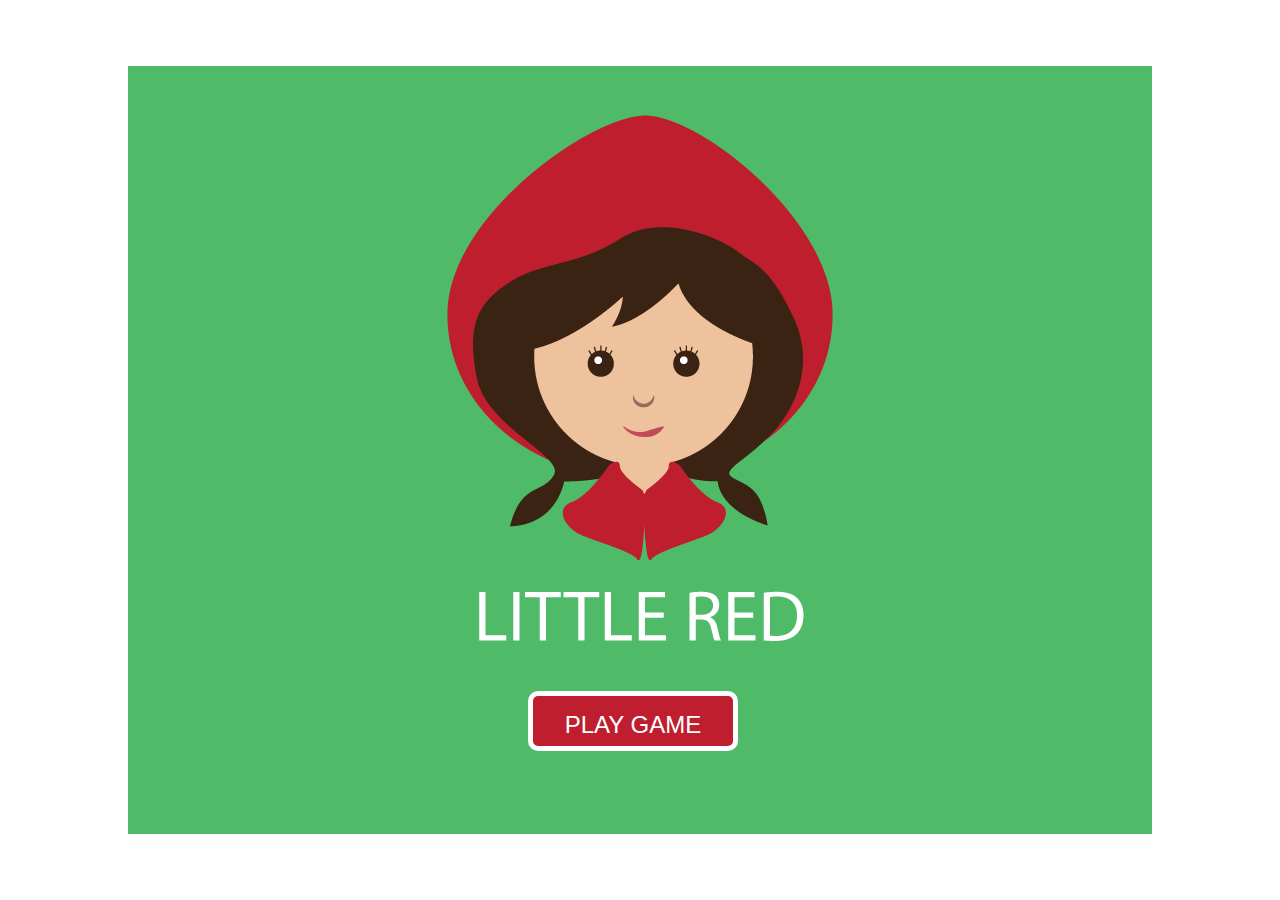
<file: littlered/littlered.html>
<!doctype html>
<html>
<head>
<meta charset="UTF-8">
<title>Little Red</title>

<link href="littlered.css" rel="stylesheet" type="text/css">
<script type='text/javascript' src='_js/scripts.js' ></script>


</head>

<body onLoad="clearInv()">

<div id="container">

	<div id="scene" unselectable='on'>
    
<!--BACKGROUND--------------------------------------------------------------------------------------->
    	<img id="scene_background" src="images/titlepage.png">
    
<!--PLAY BUTTON-------------------------------------------------------------------------------------->
        <div onClick="nextScene()" class="playButton"><p>PLAY GAME</p>
        </div>
    
<!--SCENE1------------------------------------------------------------------------------------------->        
        <div onClick="searchThing()" class="scene1_bushes shake">
        <img src="images/scene1_bushes.png">
        </div>
        <div onClick="addItem('Sticks','scene1_sticks')" class="scene1_sticks shake">
        <img src="images/scene1_sticks.png">
        </div>
        <div onClick="addItem('Apple','scene1_apple1')" class="scene1_apple1 shake">
        <img src="images/scene1_apple1.png">
        </div>
        <div onClick="addItem('Apple','scene1_apple2')" class="scene1_apple2 shake">
        <img src="images/scene1_apple2.png">
        </div>
    
<!--SCENE2------------------------------------------------------------------------------------------>        
        <div onClick="searchThing()" class="scene2_bushes shake">
        <img src="images/scene2_bushes.png">
        </div>
        <div onClick="addItem('Frog','scene2_frog')" class="scene2_frog shake">
        <img src="images/scene2_frog.png">
        </div>
    
<!--SCENE3------------------------------------------------------------------------------------------>        
        <div onClick="addItem('Apple','scene3_apple')" class="scene3_apple shake">
        <img src="images/scene3_apple.png">
        </div>
        <div onClick="addItem('Sticks','scene3_sticks')" class="scene3_sticks shake">
        <img src="images/scene3_sticks.png">
        </div>
    
<!--SCENE4------------------------------------------------------------------------------------------>        
        <div class="scene4_wolf">
        </div>
        <div class="scene4_wolf_blood">
        </div>
    
<!--SCENE5------------------------------------------------------------------------------------------>        
    	<div onClick="addItem('Mushrooms','scene5_mushrooms')" class="scene5_mushrooms shake">
        <img src="images/scene5_mushrooms.png">
    	</div>
    	<div onClick="addItem('Sticks','scene5_sticks')" class="scene5_sticks shake">
        <img src="images/scene5_sticks.png">
    	</div>
    
<!--SCENE6------------------------------------------------------------------------------------------>        
        <div onClick="addItem('Frog','scene6_frog')" class="scene6_frog shake">
        <img src="images/scene6_frog.png">
        </div>
    
<!--SCENE7------------------------------------------------------------------------------------------>        
        <div onClick="addItem('Mushrooms','scene7_mushrooms')" class="scene7_mushrooms shake">
        <img src="images/scene7_mushrooms.png">
        </div>
        <div onClick="addItem('Sticks','scene7_sticks')" class="scene7_sticks shake">
        <img src="images/scene7_sticks.png">
        </div>
        <div class="scene7_wolf">
        </div>
        <div class="scene7_wolf_blood">
        </div>
    
<!--SCENE8------------------------------------------------------------------------------------------>        
        <div onClick="searchThing()" class="scene8_bushes shake">
        </div>
    
<!--SCENE9------------------------------------------------------------------------------------------>        
        <div onClick="addItem('Blueberries','scene9_bluebushes')" class="scene9_bluebushes shake">
        <img src="images/scene9_bluebushes.png">       
        </div>
        <div onClick="addItem('Sticks','scene9_sticks')" class="scene9_sticks shake">
        <img src="images/scene9_sticks.png">
        </div>
    
<!--SCENE10------------------------------------------------------------------------------------------>       
        <div class="scene10_wolf_blood">
        </div>
        <div class="scene10_wolf">
        </div>
        <div id="slashed" class="wolf_slash">
        </div>
        
<!--MENU--------------------------------------------------------------------------------------------->        
        <div class="menu">
        	<div onClick="itemUse()" class="menu_use">
        	</div>
        	<div  onClick="itemDrop()"class="menu_drop">
        	</div>
         </div>
    
<!--NEXT SCENE ARROW--------------------------------------------------------------------------------->
        <div onClick="nextScene()" class="arrow">
        	<img id="arrow" src="images/arrow.png" alt="Arrow" style"width:56px;height:42px">
        </div>
    
<!--HEALTH BAR--------------------------------------------------------------------------------------->
        <div class="healthBar_empty">
        	<div class="healthBar_fill">
        	</div>
        </div>
     
<!--INVENTORY---------------------------------------------------------------------------------------->       
    	<div class="inventory">
        	<div class="item">
            	<img onClick="popMenu(1)" id="item_1" src="images/item_blank.png" alt="Empty" style="width:35px;height:35px">
            </div>
            <div class="item">
            	<img onClick="popMenu(2)" id="item_2" src="images/item_blank.png" alt="Empty" style="width:35px;height:35px">
            </div>
            <div class="item">
            	<img onClick="popMenu(3)" id="item_3" src="images/item_blank.png" alt="Empty" style="width:35px;height:35px">
            </div>
            <div class="item">
            	<img onClick="popMenu(4)" id="item_4" src="images/item_blank.png" alt="Empty" style="width:35px;height:35px">
            </div>
            <div class="item">
            	<img onClick="popMenu(5)" id="item_5" src="images/item_blank.png" alt="Empty" style="width:35px;height:35px">
            </div>
            <div class="item">
            	<img onClick="popMenu(6)" id="item_6" src="images/item_blank.png" alt="Empty" style="width:35px;height:35px">
            </div>
            <div class="item">
            	<img onClick="popMenu(7)" id="item_7" src="images/item_blank.png" alt="Empty" style="width:35px;height:35px">
            </div>
            <div class="item">
            	<img onClick="popMenu(8)" id="item_8" src="images/item_blank.png" alt="Empty" style="width:35px;height:35px">
            </div>
            <div class="item">
            	<img onClick="popMenu(9)" id="item_9" src="images/item_blank.png" alt="Empty" style="width:35px;height:35px">
            </div>
            <div class="item">
            	<img onClick="popMenu(10)" id="item_10" src="images/item_blank.png" alt="Empty" style="width:35px;height:35px">
            </div>
            <div class="item">
            	<img onClick="popMenu(11)" id="item_11" src="images/item_blank.png" alt="Empty" style="width:35px;height:35px">
            </div> 
            <div class="item">
            	<img onClick="popMenu(12)" id="item_12" src="images/item_blank.png" alt="Empty" style="width:35px;height:35px">
            </div>
            <div class="item">
            	<img onClick="popMenu(13)" id="item_13" src="images/item_blank.png" alt="Empty" style="width:35px;height:35px">
            </div>
            <div class="item">
            	<img onClick="popMenu(14)" id="item_14" src="images/item_blank.png" alt="Empty" style="width:35px;height:35px">
            </div>
    	</div>
    
<!--LITTLERED LOGO----------------------------------------------------------------------------------->        
        <div class="littlered">
        </div>
    
<!--CLOCK-------------------------------------------------------------------------------------------->        
        <div class="clock">
        	<img id="clock" src="images/clock_4.png" alt="Clock" style"width:69px;height:67px">
            <p>Day 1</p>
        </div>
        
<!--FIRE--------------------------------------------------------------------------------------------->
		<div class="buildfire">
        </div>

<!--SLASH-------------------------------------------------------------------------------------------->
        <div class="slash_attack">
        	<img id="slash_attack" src="images/wolf_slash.gif" alt="Slash">
        </div>
        
<!--ALERT-------------------------------------------------------------------------------------------->
		<div class="alert">
        	<img id="alert" src="images/alert/found_apple_alert.png">
        </div>
        
    </div>
    
</div>  


</body>
</html>
</file>
<file: css/style.css>
body, html {
	font-family: 'Roboto', sans-serif;
	text-rendering: optimizeLegibility !important;
	-webkit-font-smoothing: antialiased !important;
	color: #777;
	font-weight: 300;
	width: 100% !important;
	height: 100% !important;
}
h2 {
	margin: 0 0 20px 0;
	font-weight: 500;
	font-size: 34px;
	color: #333;
	text-transform: uppercase;
}
#about h2 {
	color: #fff;
}
h3 {
	font-size: 22px;
	font-weight: 500;
	color: #333;
}
#about h3 {
	color: #fff;
}
.case_study .about-text h3 {
	color: #fff;
}
.case_study.controller .cs_txt .about-text h3 {
	color: #333;
}
h4 {
	font-size: 24px;
	text-transform: uppercase;
	font-weight: 400;
	color: #333;
}
h5 {
	text-transform: uppercase;
	font-weight: 700;
	line-height: 20px;
}
p {
	font-size: 17px;
}
ul li{
	font-size: 17px;
}
p.intro {
	margin: 12px 0 0;
	line-height: 24px;
}
a {
	color: #333;
	font-weight: 400;
}
.case_study a {
	color: #a7c44c;
}
.case_study #contact a {
	color: #333;
}
a:hover, a:focus {
	text-decoration: none;
	color: #222;
}
.case_study a:hover, a:focus {
	color: #fff;
}
ul, ol {
	list-style: none;
}
.clearfix:after {
	visibility: hidden;
	display: block;
	font-size: 0;
	content: " ";
	clear: both;
	height: 0;
}
.clearfix {
	display: inline-block;
}
* html .clearfix {
	height: 1%;
}
.clearfix {
	display: block;
}
ul, ol {
	padding: 0;
	webkit-padding: 0;
	moz-padding: 0;
}
hr {
	height: 4px;
	width: 70px;
	text-align: center;
	position: relative;
	background: #a7c44c;
	margin: 0 auto;
	margin-bottom: 20px;
	border: 0;
}
.btn:active, .btn.active {
	background-image: none;
	outline: 0;
	-webkit-box-shadow: none;
	box-shadow: none;
}
a:focus, .btn:focus, .btn:active:focus, .btn.active:focus, .btn.focus, .btn:active.focus, .btn.active.focus {
	outline: none;
	outline-offset: none;
}
/* Navigation */
#menu {
	padding: 20px;
	transition: all 0.8s;
}
#menu.navbar-default {
	background-color: rgba(248, 248, 248, 0);
	border-color: rgba(231, 231, 231, 0);
}
#menu a.navbar-brand {
	font-size: 22px;
	color: #eee;
	font-weight: 400;
	text-transform: uppercase;
	letter-spacing: 1px;
}
#menu.navbar-default .navbar-nav > li > a {
	text-transform: uppercase;
	color: #a7c44c;
	font-weight: 400;
	font-size: 15px;
	padding: 5px 0;
	border: 2px solid transparent;
	letter-spacing: 0.5px;
	margin: 10px 15px 0 15px;
}
#menu.navbar-default .navbar-nav > li > a:hover {
	color: #eee;
}
.on {
	background-color: #363636 !important;
	padding: 0 !important;
	padding: 10px 0 !important;
}
.navbar-default .navbar-nav > .active > a, .navbar-default .navbar-nav > .active > a:hover, .navbar-default .navbar-nav > .active > a:focus {
	color: #eee !important;
	background-color: transparent;
}
.navbar-toggle {
	border-radius: 0;
}
.navbar-default .navbar-toggle:hover, .navbar-default .navbar-toggle:focus {
	background-color: #a7c44c;
	border-color: #a7c44c;
}
.navbar-default .navbar-toggle:hover>.icon-bar {
	background-color: #FFF;
}
.section-title {
	margin-bottom: 70px;
}
.section-title p {
	font-size: 18px;
}
.btn-custom {
	text-transform: uppercase;
	color: #fff;
	text-shadow: 0 0 3px #859c3c;
	background-color: #a7c44c;
	border: 0;
	padding: 14px 20px;
	margin: 0;
	font-size: 17px;
	border-radius: 0px;
	margin-top: 20px;
	transition: all 0.5s;
}
.btn-custom:hover, .btn-custom:focus, .btn-custom.focus, .btn-custom:active, .btn-custom.active {
	color: rgba(255,255,255,0.8);
	background-color: #94ae44;
}
/* Header Section */
.intro {
	display: table;
	width: 100%;
	padding: 0;
	background: url(../img/fern-background-bw.jpg) no-repeat center bottom;
	background-color: #e5e5e5;
	-webkit-background-size: cover;
	-moz-background-size: cover;
	background-size: cover;
	-o-background-size: cover;
}
.case_study.dlc .intro {
	background: url(../img/fre-sonneveld-powerlines.jpg) no-repeat center bottom;
}
.case_study.littlered .intro {
	background: url(../img/pexels-photo.jpg) no-repeat center bottom;
}
.case_study.controller .intro {
	background: url(../img/controller_prototype_small.jpg) no-repeat center bottom;
}
.intro .overlay {
	background: rgba(0,0,0,0.50);
}
.case_study .intro .overlay {
	padding: 20px;
}
.home .intro .overlay {
	padding: 100px 0;
}
.intro h1 {
	color: #fff;
	font-size: 68px;
	font-weight: 400;
	margin-top: 0;
	margin-bottom: 10px;
	letter-spacing: -1px;
}
.intro span {
	color: #a7c44c;
	font-weight: 600;
}
.intro p {
	color: #fff;
	font-size: 24px;
	font-weight: 300;
	margin-top: 10px;
	margin-bottom: 40px;
}
header .intro-text {
	padding-top: 300px;
	padding-bottom: 200px;
	text-align: center;
}
/* About Section */
#about {
	padding:  0;
	color: #fff;
	background: #a7c44c url(../img/leaf-background-bw.jpg) center top no-repeat;
	background-size: cover;
}
.case_study .cs_img {
	padding: 0;
	background: #555;
}
.cs_txt.dark {
	background: #555;
}.cs_txt.dark .section-title{
	margin-bottom: 0px;
	color: #fff;
}
.case_study .cs_txt .section-title {
	margin-bottom: 0px;
}
.case_study .cs_img img{
	display: block;
	border-radius: 0;
	box-shadow: 0px 0 #000;
	margin: 0 auto;
	width: 75%;
	padding: 5% 0;
}
.case_study.littlered .cs_img img{
	width: 60%;
}
#about .overlay {
	padding: 145px 0;
	background: rgba(0,0,0,0.50);
}
#about h3 {
	font-size: 20px;
	text-transform: uppercase;
}
#about .about-text {
	margin-left: 10px;
	margin-top: 20px;
}
#about img {
	display: inline-block;
	border-radius: 100px 0 100px 0;
	box-shadow: -15px 0 #a7c44c;
}
#about p {
	line-height: 24px;
	margin: 15px 0 30px;
}
#about .drop {
	padding-top: 35px;
}
/* Services Section */
#services {
	padding: 120px 0;
}
#services .service {
	padding-left: 40px;
}
#services img {
	width: 300px;
	border-radius: 75px 0 75px 0;
	box-shadow: 15px 0 #a7c44c;
}
#services h3 {
	padding: 10px 0;
	text-transform: uppercase;
}
/* Research Section */
.cs_txt {
	padding: 120px 0;
}
.controller .cs_txt {
	padding: 60px 0;
}
.controller .cs_txt.top {
	padding: 60px 0 0 0;
}
.controller .cs_txt.bot {
	padding: 0 0 60px 0;
}
.cs_txt .service {
	padding-left: 40px;
}
.cs_txt img {
	width: 300px;
	border-radius: 75px 0 75px 0;
	box-shadow: 15px 0 #a7c44c;
}
.cs_txt h3 {
	padding: 10px 0;
	text-transform: uppercase;
}
/* Portfolio Section */
#portfolio {
	padding: 120px 0;
	background: #f6f6f6;
}
.categories {
	padding-bottom: 40px;
	text-align: center;
}
ul.cat li {
	display: inline-block;
}
ol.type li {
	display: inline-block;
	margin-left: 20px;
}
ol.type li a {
	color: #a7c44c;
	font-weight: 400;
	font-size: 15px;
	padding: 10px 20px;
	border: 2px solid #a7c44c;
	border-radius: 10px 0 10px 0;
	text-transform: uppercase;
	letter-spacing: 0.5px;
}
ol.type li a.active {
	background: #a7c44c;
	color: #fff;
}
ol.type li a:hover {
	background: #a7c44c;
	color: #fff;
}
.isotope-item {
	z-index: 2
}
.isotope-hidden.isotope-item {
	z-index: 1
}
.isotope, .isotope .isotope-item {
	/* change duration value to whatever you like */
	-webkit-transition-duration: 0.8s;
	-moz-transition-duration: 0.8s;
	transition-duration: 0.8s;
}
.isotope-item {
	margin-right: -1px;
	-webkit-backface-visibility: hidden;
	backface-visibility: hidden;
}
.isotope {
	-webkit-backface-visibility: hidden;
	backface-visibility: hidden;
	-webkit-transition-property: height, width;
	-moz-transition-property: height, width;
	transition-property: height, width;
}
.isotope .isotope-item {
	-webkit-backface-visibility: hidden;
	backface-visibility: hidden;
	-webkit-transition-property: -webkit-transform, opacity;
	-moz-transition-property: -moz-transform, opacity;
	transition-property: transform, opacity;
}
.portfolio-item {
	margin: 15px 0;
}
.portfolio-item .hover-bg {
	overflow: hidden;
	position: relative;
}
.cs_img .hover-bg {
	overflow: hidden;
	position: relative;
	padding: 0;
	width: 100%;
	height: 100%;
}
.cs_img .hover-bg .hover-text {
	height: 7%;
	text-align: left;
	padding: 0;
	width: 75%;
	margin: 0 12.5%;
	opacity: 1;
	background: rgba(255, 255, 255, 0);
	color: #fff;
}
.littlered .cs_img .hover-bg .hover-text {
	margin: 0 20%;
}
.cs_img .hover-bg .hover-text->h4 {
	opacity: 1;
}
.portfolio-item img {
	/*border-radius: 0 50px 0 50px;*/
}
.hover-bg .hover-text {
	position: absolute;
	text-align: center;
	margin: auto;
	color: #333;
	background: rgba(255, 255, 255, 0.75);
	padding: 5% 0 0 0;
	height: 30%;
	width: 100%;
	opacity: 0;
	transition: all 0.5s;
	bottom: 0;
	/*border-radius: 0 50px 0 50px;*/
}
.hover-bg .hover-text>h4 {
	opacity: 0;
	color: #333;
	-webkit-transform: translateY(100%);
	transform: translateY(100%);
	transition: all 0.3s;
	font-size: 18px;
	font-weight: 400;
}
.hover-bg:hover .hover-text>h4 {
	opacity: 1;
	-webkit-backface-visibility: hidden;
	-webkit-transform: translateY(0);
	transform: translateY(0);
}
.hover-bg:hover .hover-text {
	opacity: 1;
}
.cs_img .hover-text>h4 {
	opacity: 1;
	-webkit-backface-visibility: hidden;
	-webkit-transform: translateY(0);
	transform: translateY(0);
	color: #fff;
	text-transform: none;
}
.cs_img:hover .hover-text {
	opacity: 1;
}
/* Team Section */
#team {
	color: #fff;
	background: #a7c44c url(../img/team-bg.jpg) center top no-repeat;
	background-size: cover;
}
#team .overlay {
	padding: 120px 0;
	background: rgba(167, 196, 76, 0.9);
}
#team h2, #team p {
	color: #fff;
}
#team hr {
	background: #fff;
}
#team h3 {
	color: #fff;
	font-weight: 500;
	font-size: 20px;
	margin: 5px 0;
}
#team .team-img {
	width: 200px;
	height: 200px;
	border-radius: 50px 0 50px 0;
	box-shadow: 15px 0 #96b044;
}
#team .thumbnail {
	background: transparent;
	border: 0;
}
#team .thumbnail .caption {
	padding-top: 10px;
}
#team .thumbnail .caption p {
	color: #fff;
}
/* Contact Section */
#contact {
	padding: 120px 0 60px 0;
	background: #F6F6F6;
}
#contact form {
	padding: 30px 0;
}
#contact .about-text {
	text-align: right;
}
#contact .social a {
	font-size: 24px;
}
#contact .service {
	text-align: center;
}
#contact .service.left {
	text-align: left;
}
#contact .service.right {
	text-align: right;
}
#contact h3 {
	text-transform: uppercase;
	font-size: 20px;
	font-weight: 400;
	color: #555;
}
#contact .text-danger {
	color: #cc0033;
	text-align: left;
}
label {
	font-size: 12px;
	font-weight: 400;
	font-family: 'Open Sans', sans-serif;
	float: left;
}
#contact .form-control {
	display: block;
	width: 100%;
	padding: 6px 12px;
	font-size: 16px;
	line-height: 1.42857143;
	color: #444;
	background-color: #fff;
	background-image: none;
	border: 1px solid #ddd;
	border-radius: 0;
	-webkit-box-shadow: none;
	box-shadow: none;
	-webkit-transition: none;
	-o-transition: none;
	transition: none;
}
#contact .form-control:focus {
	border-color: #999;
	outline: 0;
	-webkit-box-shadow: transparent;
	box-shadow: transparent;
}
.form-control::-webkit-input-placeholder {
color: #777;
}
.form-control:-moz-placeholder {
color: #777;
}
.form-control::-moz-placeholder {
color: #777;
}
.form-control:-ms-input-placeholder {
color: #777;
}
#contact .contact-item {
	margin: 20px 0 40px 0;
}
#contact .contact-item span {
	font-weight: 400;
	color: #aaa;
	text-transform: uppercase;
	margin-bottom: 6px;
	display: inline-block;
}
#contact .contact-item p {
	font-size: 16px;
}
/* Footer Section*/
#footer {
	background: #333;
	padding: 50px 0 20px 0;
}
#footer .social {
	margin-bottom: 50px;
}
#footer .social ul li {
	display: inline-block;
	margin: 0 20px;
}
#footer .social i.fa {
	font-size: 26px;
	padding: 4px;
	color: #a7c44c;
	transition: all 0.3s;
}
#footer .social i.fa:hover {
	color: #eee;
}
#footer p {
	font-size: 15px;
}
#footer a {
	color: #999;
}
#footer a:hover {
	color: #a7c44c;
}
</file>
<file: littlered/littlered.css>
@charset "UTF-8";
/* CSS Document */

#container {
	width: 1024px;
	height: 768px;
	margin: auto;
  	top: 0; left: 0; bottom: 0; right: 0;
	position: absolute;
	overflow:hidden;
	-moz-user-select     : none;
 	-khtml-user-select   : none;
 	-webkit-user-select  : none;
 	-o-user-select       : none;
 	user-select          : none;
}
#scene{
	width:1024px;
	height:768px;
	margin: auto;
  	top: 0; left: 0; bottom: 0; right: 0;
	position:absolute;
}
#titlepage {
	left: 0px;
	top: 0px;
}
#scene {
	left: 0px;
	top: 0px;
}

/* GAME CONTROLS ------------------------------------------------------------------------------------------------------------*/

.littlered {
	width: 108px;
	height: 124px;
	position: absolute;
	top: 20px;
	right: 20px;
	background-image: url(images/littlered.png);
	visibility: hidden;
}
.healthBar_empty {
	width: 207px;
	height: 30px;
	position: absolute;
	top: 90px;
	right: 80px;
	background-color: #FFF;
	border: 3px solid #FFF;
    border-radius: 15px;
	padding: 2px;
	visibility: hidden;
}
.healthBar_fill {
	width: 200px;
	height: 24px;
	position: relative;
	float: right;
	background-color: #BE1E2D;
	border: 3px solid #BE1E2D;
    border-radius: 10px;
	visibility: hidden;
}
.inventory {
	width: 596px;
	height: 49px;
	position: relative;
	margin: -80px auto;
	background-color: #BE1E2D;
	border: 3px solid #FFF;
    border-radius: 15px;
	visibility: hidden;
}
.item {
	width: 35px;
	height: 35px;
	position: relative;
	float: left;
	margin: 7px 0px 7px 7px;
	visibility: hidden;
}
.clock {
	width: 69px;
	height: 67px;
	position: absolute;
	top: 154px;
	right: 38px;
	visibility: hidden;
}
.clock p {
	position: absolute;
	top: 10px;
	right: 16px;
	font-size: 16px;
	font-weight: 900;
	font-family: "Myriad Pro", Helvetica, Arial, sans-serif;
	color: #1C0200;
	visibility: hidden;
}
.menu {
	background-image: url(images/menu.png);
	width: 140px;
	height: 77px;
	position: absolute;
	top: 605px;
	left: 210px;
	visibility: hidden;
}
.menu_use {
	background-image:url(images/menu_use.png);
	width: 70px;
	height: 77px;
	position: relative;
	float: left;
	visibility: hidden;
}
.menu_drop {
	background-image: url(images/menu_drop.png);
	width: 70px;
	height: 77px;
	position: relative;
	float: left;
	visibility: hidden;
}
.arrow {
	width: 56px;
	height: 40px;
	position: absolute;
	bottom: 38px;
	right: 40px;
	visibility: hidden;
}
.playButton {
	width: 200px;
	height: 50px;
	top: 625px;
	left: 400px;
	position: absolute;
	background-color: #BE1E2D;
	border: 5px solid #fff;
    border-radius: 10px;
}
.playButton p {
	font-size: 24px;
	font-family: "Myriad Pro", Helvetica, Arial, sans-serif;
	color: #FFF;
	text-decoration:none;
	text-align: center;
	margin: 15px;
}

/* OTHER---------------------------------------------------------------------------------------------------------------*/

.scene_background {
	width: 1024px;
	height: 768px;
	top: 0px;
	left: 0px;
	position:absolute;
}
.buildfire {
	background-image: url(images/buildfire.png);
	width: 1024px;
	height: 768px;
	top: 0px;
	left: 0px;
	position:absolute;
	visibility: hidden;
}

.slash_attack {
	width: 1024px;
	height: 768px;
	top: 0px;
	left: 0px;
	position:absolute;
	visibility: hidden;
	pointer-events: none;
}

.alert {
	width: 259px;
	height: 94px;
	top: 337px;
	left: 382.5px;
	position:absolute;
	visibility: hidden;
	pointer-events: none;
}
/* SCENE 1 ------------------------------------------------------------------------------------------------------------*/

.scene1_bushes {
	width: 178px;
	height: 97px;
	position: absolute;
	top: 570px;
	left: 800px;
	visibility: hidden;
}
.scene1_sticks {
	width: 116px;
	height: 53px;
	position: absolute;
	top: 540px;
	left: 30px;
	visibility: hidden;
}
.scene1_apple1 {
	width: 38px;
	height: 41px;
	position: absolute;
	top: 625px;
	left: 145px;
	visibility: hidden;
}
.scene1_apple2 {
	width: 38px;
	height: 40px;
	position: absolute;
	top: 585px;
	left: 250px;
	visibility: hidden;
}
	
/* SCENE 2 ------------------------------------------------------------------------------------------------------------*/

.scene2_bushes {
	width: 125px;
	height: 68px;
	position: absolute;
	top: 215px;
	left: 840px;
	visibility: hidden;
}
.scene2_frog {
	width: 62px;
	height: 46px;
	position: absolute;
	top: 625px;
	right: 175px;
	visibility: hidden;
}

/* SCENE 3 ------------------------------------------------------------------------------------------------------------*/

.scene3_sticks {
	width: 181px;
	height: 82px;
	position: absolute;
	top: 590px;
	left: 200px;
	visibility: hidden;
}
.scene3_apple {
	width: 47px;
	height: 50px;
	position: absolute;
	top: 575px;
	left: 610px;
	visibility: hidden;
}

/* SCENE 4 ------------------------------------------------------------------------------------------------------------*/

.scene4_wolf {
	background-image: url(images/scene4_wolf.png);
	width: 186px;
	height: 263px;
	position: absolute;
	top: 375px;
	left: 460px;
	visibility: hidden;
}
.scene4_wolf_blood {
	background-image: url(images/scene4_wolf_blood.png);
	width: 186px;
	height: 263px;
	position: absolute;
	top: 375px;
	left: 460px;
	visibility: hidden;
}

/* SCENE 5 ------------------------------------------------------------------------------------------------------------*/

.scene5_sticks {
	width: 133px;
	height: 70px;
	position: absolute;
	top: 635px;
	left: 80px;
	visibility: hidden;
}
.scene5_mushrooms {
	background-image: url(images/scene5_mushrooms.png);
	width: 67px;
	height: 64px;
	position: absolute;
	top: 575px;
	left: 350px;
	visibility: hidden;
}

/* SCENE 6 ------------------------------------------------------------------------------------------------------------*/

.scene6_frog {
	width: 62px;
	height: 47px;
	position: absolute;
	top: 435px;
	left: 310px;
	visibility: hidden;
}

/* SCENE 7 ------------------------------------------------------------------------------------------------------------*/

.scene7_sticks {
	width: 172px;
	height: 78px;
	position: absolute;
	top: 580px;
	left: 660px;
	visibility: hidden;
}
.scene7_mushrooms {
	width: 66px;
	height: 64px;
	position: absolute;
	top: 550px;
	left: 420px;
	visibility: hidden;
}
.scene7_wolf {
	background-image: url(images/scene7_wolf.png);
	width: 186px;
	height: 262px;
	position: absolute;
	top: 400px;
	left: 220px;
	visibility: hidden;
}
.scene7_wolf_blood {
	background-image: url(images/scene7_wolf_blood.png);
	width: 186px;
	height: 262px;
	position: absolute;
	top: 400px;
	left: 220px;
	visibility: hidden;
}

/* SCENE 8 ------------------------------------------------------------------------------------------------------------*/

.scene8_bushes {
	background-image: url(images/scene8_bushes.png);
	width: 213px;
	height: 105px;
	position: absolute;
	top: 550px;
	left: 30px;
	visibility: hidden;
}

/* SCENE 9 ------------------------------------------------------------------------------------------------------------*/

.scene9_sticks {
	width: 111px;
	height: 44px;
	position: absolute;
	top: 600px;
	left: 260px;
	visibility: hidden;
}
.scene9_bluebushes {
	width: 168px;
	height: 84px;
	position: absolute;
	top: 510px;
	left: 460px;
	visibility: hidden;
}

/* SCENE 10 ------------------------------------------------------------------------------------------------------------*/

.scene10_wolf {
	background-image: url(images/scene10_wolf.png);
	width: 211px;
	height: 300px;
	position: absolute;
	top: 360px;
	left: 440px;
	visibility: hidden;
}
.scene10_wolf_blood {
	background-image: url(images/scene10_wolf_blood.png);
	width: 211px;
	height: 300px;
	position: absolute;
	top: 360px;
	left: 440px;
	visibility: hidden;
}

/* SHAKE ------------------------------------------------------------------------------------------------------------*/


@keyframes spaceboots {
	0% { transform: translate(2px, 1px) rotate(0deg); }
	10% { transform: translate(-1px, -2px) rotate(-1deg); }
	20% { transform: translate(-3px, 0px) rotate(1deg); }
	30% { transform: translate(0px, 2px) rotate(0deg); }
	40% { transform: translate(1px, -1px) rotate(1deg); }
	50% { transform: translate(-1px, 2px) rotate(-1deg); }
	60% { transform: translate(-3px, 1px) rotate(0deg); }
	70% { transform: translate(2px, 1px) rotate(-1deg); }
	80% { transform: translate(-1px, -1px) rotate(1deg); }
	90% { transform: translate(2px, 2px) rotate(0deg); }
	100% { transform: translate(1px, -2px) rotate(-1deg); }
}
@-webkit-keyframes spaceboots {
	0% { -webkit-transform: translate(2px, 1px) rotate(0deg); }
	10% { -webkit-transform: translate(-1px, -2px) rotate(-1deg); }
	20% { -webkit-transform: translate(-3px, 0px) rotate(1deg); }
	30% { -webkit-transform: translate(0px, 2px) rotate(0deg); }
	40% { -webkit-transform: translate(1px, -1px) rotate(1deg); }
	50% { -webkit-transform: translate(-1px, 2px) rotate(-1deg); }
	60% { -webkit-transform: translate(-3px, 1px) rotate(0deg); }
	70% { -webkit-transform: translate(2px, 1px) rotate(-1deg); }
	80% { -webkit-transform: translate(-1px, -1px) rotate(1deg); }
	90% { -webkit-transform: translate(2px, 2px) rotate(0deg); }
	100% { -webkit-transform: translate(1px, -2px) rotate(-1deg); }
}
@-moz-keyframes spaceboots {
	0% { -moz-transform: translate(2px, 1px) rotate(0deg); }
	10% { -moz-transform: translate(-1px, -2px) rotate(-1deg); }
	20% { -moz-transform: translate(-3px, 0px) rotate(1deg); }
	30% { -moz-transform: translate(0px, 2px) rotate(0deg); }
	40% { -moz-transform: translate(1px, -1px) rotate(1deg); }
	50% { -moz-transform: translate(-1px, 2px) rotate(-1deg); }
	60% { -moz-transform: translate(-3px, 1px) rotate(0deg); }
	70% { -moz-transform: translate(2px, 1px) rotate(-1deg); }
	80% { -moz-transform: translate(-1px, -1px) rotate(1deg); }
	90% { -moz-transform: translate(2px, 2px) rotate(0deg); }
	100% { -moz-transform: translate(1px, -2px) rotate(-1deg); }
}
@-ms-keyframes spaceboots {
	0% { -ms-transform: translate(2px, 1px) rotate(0deg); }
	10% { -ms-transform: translate(-1px, -2px) rotate(-1deg); }
	20% { -ms-transform: translate(-3px, 0px) rotate(1deg); }
	30% { -ms-transform: translate(0px, 2px) rotate(0deg); }
	40% { -ms-transform: translate(1px, -1px) rotate(1deg); }
	50% { -ms-transform: translate(-1px, 2px) rotate(-1deg); }
	60% { -ms-transform: translate(-3px, 1px) rotate(0deg); }
	70% { -ms-transform: translate(2px, 1px) rotate(-1deg); }
	80% { -ms-transform: translate(-1px, -1px) rotate(1deg); }
	90% { -ms-transform: translate(2px, 2px) rotate(0deg); }
	100% { -ms-transform: translate(1px, -2px) rotate(-1deg); }
}
@-o-keyframes spaceboots {
	0% { -o-transform: translate(2px, 1px) rotate(0deg); }
	10% { -o-transform: translate(-1px, -2px) rotate(-1deg); }
	20% { -o-transform: translate(-3px, 0px) rotate(1deg); }
	30% { -o-transform: translate(0px, 2px) rotate(0deg); }
	40% { -o-transform: translate(1px, -1px) rotate(1deg); }
	50% { -o-transform: translate(-1px, 2px) rotate(-1deg); }
	60% { -o-transform: translate(-3px, 1px) rotate(0deg); }
	70% { -o-transform: translate(2px, 1px) rotate(-1deg); }
	80% { -o-transform: translate(-1px, -1px) rotate(1deg); }
	90% { -o-transform: translate(2px, 2px) rotate(0deg); }
	100% { -o-transform: translate(1px, -2px) rotate(-1deg); }
}
.shake:hover,
.shake:focus
{
	animation-name: spaceboots;
	animation-duration: 0.8s;
	transform-origin:50% 50%;
	animation-iteration-count: infinite;
	animation-timing-function: linear;
	
	-webkit-animation-name: spaceboots;
	-webkit-animation-duration: 0.8s;
	-webkit-transform-origin:50% 50%;
	-webkit-animation-iteration-count: infinite;
	-webkit-animation-timing-function: linear;

	-ms-animation-name: spaceboots;
	-ms-animation-duration: 0.8s;
	-ms-transform-origin:50% 50%;
	-ms-animation-iteration-count: infinite;
	-ms-animation-timing-function: linear;

	-moz-animation-name: spaceboots;
	-moz-animation-duration: 0.8s;
	-moz-transform-origin:50% 50%;
	-moz-animation-iteration-count: infinite;
	-moz-animation-timing-function: linear;

	-o-animation-name: spaceboots;
	-o-animation-duration: 0.8s;
	-o-transform-origin:50% 50%;
	-o-animation-iteration-count: infinite;
	-o-animation-timing-function: linear;
}

/* SPIN OUT ---------------------------------------------------------------------------------------------------------*/
.spin_out{
  -webkit-animation: animationFrames linear 1s;
  -webkit-animation-iteration-count: 1;
  -webkit-transform-origin: 50% 50%;
}

@-webkit-keyframes animationFrames {
  0%   {opacity:1;
        -webkit-transform:  translate(-22px,-24px)  rotate(0deg) ;}
  100% {opacity:0;
        -webkit-transform:  translate(-22px,-24px)  rotate(800deg) ;}
}
</file>
<file: css/nivo-lightbox/default.css>
/*
 * Nivo Lightbox Default Theme v1.0
 * http://dev7studios.com/nivo-lightbox
 *
 * Copyright 2013, Dev7studios
 * Free to use and abuse under the MIT license.
 * http://www.opensource.org/licenses/mit-license.php
 */
 
 .nivo-lightbox-theme-default * {
    -webkit-box-sizing: initial !important;
    -moz-box-sizing: initial !important;
    box-sizing: initial !important;
 }
.nivo-lightbox-theme-default.nivo-lightbox-overlay { 
	background: #666;
	background: rgba(0,0,0,0.6); 
}
.nivo-lightbox-theme-default .nivo-lightbox-content.nivo-lightbox-loading { background: url(loading.gif) no-repeat 50% 50%; }

.nivo-lightbox-theme-default .nivo-lightbox-nav {
	top: 10%;
	width: 8%;
	height: 80%;
	text-indent: -9999px;
	background-repeat: no-repeat;
	background-position: 50% 50%;
	opacity: 0.5;
}
.nivo-lightbox-theme-default .nivo-lightbox-nav:hover { 
	opacity: 1; 
	background-color: transparent;
}
.nivo-lightbox-theme-default .nivo-lightbox-prev { 
	background-image: url(prev.png); 
	border-radius: 0 3px 3px 0;
}
.nivo-lightbox-theme-default .nivo-lightbox-next { 
	background-image: url(next.png); 
	border-radius: 3px 0 0 3px;
}

.nivo-lightbox-theme-default .nivo-lightbox-close {
	display: block;
	background: url(close.png) no-repeat 5px 5px;
	width: 16px;
	height: 16px;
	text-indent: -9999px;
	padding: 5px;
	opacity: 0.5;
}
.nivo-lightbox-theme-default .nivo-lightbox-close:hover { opacity: 1; }

.nivo-lightbox-theme-default .nivo-lightbox-title-wrap { bottom: -7%; }
.nivo-lightbox-theme-default .nivo-lightbox-title {
	font: 14px/20px 'Helvetica Neue', Helvetica, Arial, sans-serif;
	font-style: normal;
	font-weight: normal;
	background: #000;
	color: #fff;
	padding: 7px 15px;
	border-radius: 30px;
}

.nivo-lightbox-theme-default .nivo-lightbox-image img {
	background: #fff;
	-webkit-box-shadow: 0px 1px 1px rgba(0,0,0,0.4);
	   -moz-box-shadow: 0px 1px 1px rgba(0,0,0,0.4);
	        box-shadow: 0px 1px 1px rgba(0,0,0,0.4);
}
.nivo-lightbox-theme-default .nivo-lightbox-ajax,
.nivo-lightbox-theme-default .nivo-lightbox-inline {
	background: #fff;
	padding: 40px;
	-webkit-box-shadow: 0px 1px 1px rgba(0,0,0,0.4);
	   -moz-box-shadow: 0px 1px 1px rgba(0,0,0,0.4);
	        box-shadow: 0px 1px 1px rgba(0,0,0,0.4);
}

@media (-webkit-min-device-pixel-ratio: 1.3),
       (-o-min-device-pixel-ratio: 2.6/2),
       (min--moz-device-pixel-ratio: 1.3),
       (min-device-pixel-ratio: 1.3),
       (min-resolution: 1.3dppx) {

	.nivo-lightbox-theme-default .nivo-lightbox-content.nivo-lightbox-loading { 
		background-image: url(loading@2x.gif); 
		background-size: 32px 32px;
	}
	.nivo-lightbox-theme-default .nivo-lightbox-prev { 
		background-image: url(prev@2x.png); 
		background-size: 48px 48px;
	}
	.nivo-lightbox-theme-default .nivo-lightbox-next { 
		background-image: url(next@2x.png); 
		background-size: 48px 48px;
	}
	.nivo-lightbox-theme-default .nivo-lightbox-close { 
		background-image: url(close@2x.png); 
		background-size: 16px 16px;
	}
	
}
</file>
